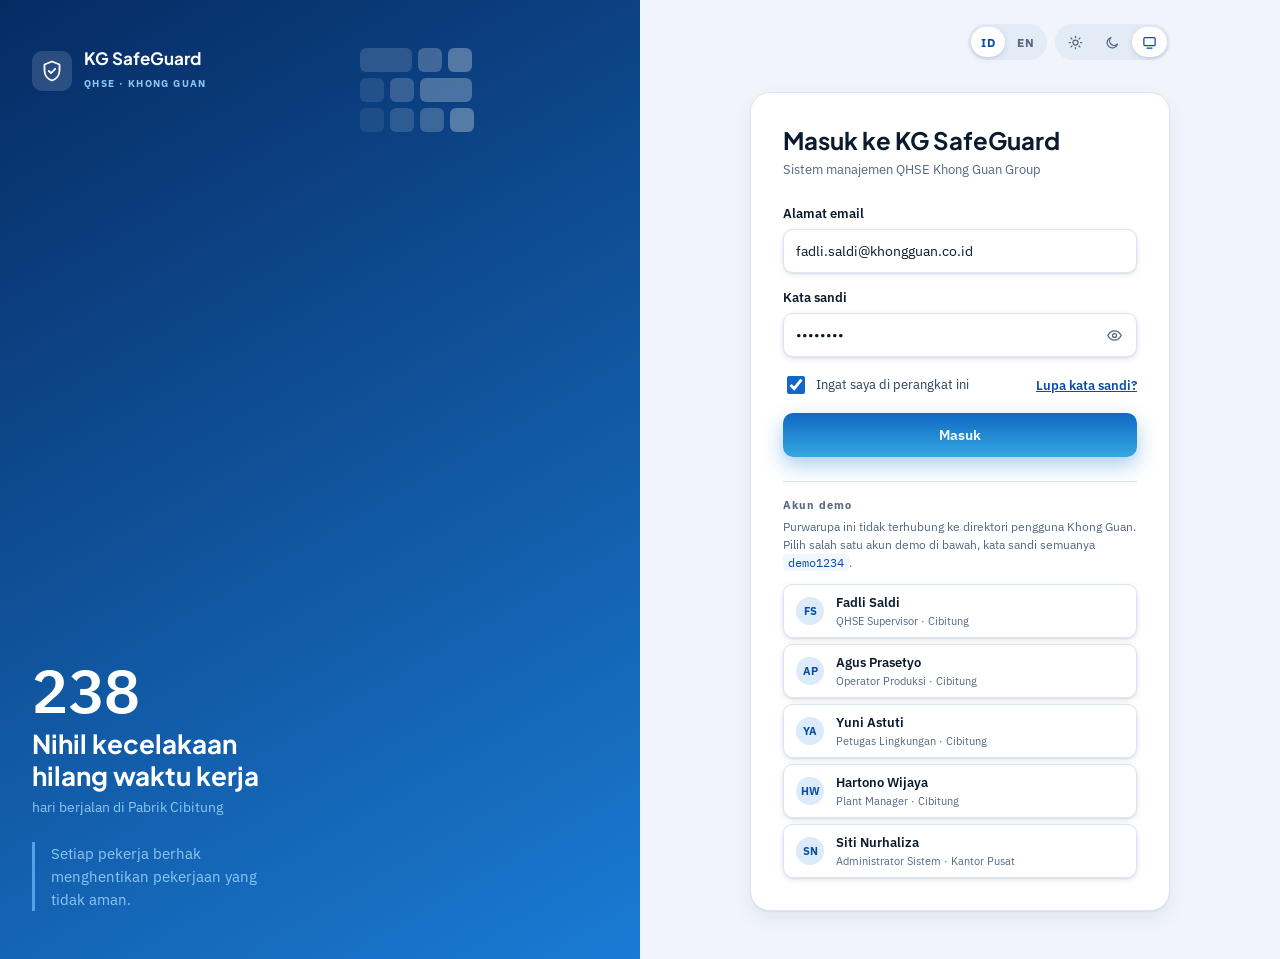
<file: index.html>
<!doctype html>
<html lang="id">
<head>
<meta charset="utf-8">
<meta name="viewport" content="width=device-width, initial-scale=1, viewport-fit=cover">
<title>KG SafeGuard — Purwarupa QHSE Khong Guan Group</title>
<meta name="description" content="Purwarupa aplikasi QHSE Khong Guan Group: dua puluh satu modul dari pelaporan insiden sampai asisten QHSE.">
<link rel="preconnect" href="https://fonts.googleapis.com">
<link rel="preconnect" href="https://fonts.gstatic.com" crossorigin>
<link rel="stylesheet" href="https://fonts.googleapis.com/css2?family=Plus+Jakarta+Sans:wght@600;700;800&family=IBM+Plex+Sans:wght@400;500;600;700&family=IBM+Plex+Mono:wght@500;600&display=swap">
<!-- Penanda ?v= dinaikkan setiap kali berkas ini berubah. Peladen melayani
     berkas statis dengan masa simpan panjang, jadi tanpa penanda yang berubah
     peramban yang pernah membuka aplikasi ini akan terus memakai salinan lama
     sampai masa simpannya habis — termasuk daftar modul pada bilah sisi. -->
<link rel="stylesheet" href="assets/tokens.css?v=10">
<link rel="stylesheet" href="assets/app.css?v=10">
<link rel="icon" href="assets/img/mark.svg">
<script>
  /* Tema dipasang sebelum halaman digambar supaya tidak ada kedipan putih. */
  try {
    var kgt = localStorage.getItem('kg-theme');
    if (kgt === 'dark' || kgt === 'light') document.documentElement.setAttribute('data-theme', kgt);
  } catch (e) {}
</script>
</head>
<body>

<!-- ───────────────────────── Layar masuk ───────────────────────── -->
<div id="login" class="login" hidden>
  <div class="login-brandside">
    <div class="login-brandtop">
      <span class="brand-mark">
        <svg width="24" height="24" viewBox="0 0 24 24" fill="none" stroke="currentColor"
             stroke-width="1.8" stroke-linecap="round" stroke-linejoin="round" aria-hidden="true">
          <path d="M12 2.5 4.5 5.5v6c0 4.6 3.1 8.6 7.5 10 4.4-1.4 7.5-5.4 7.5-10v-6L12 2.5Z"/>
          <path d="m8.8 12 2.2 2.2 4.2-4.4"/>
        </svg>
      </span>
      <span>
        <span class="brand-name">KG SafeGuard</span><br>
        <span class="brand-tag">QHSE · KHONG GUAN</span>
      </span>
    </div>

    <div class="login-claim">
      <div class="login-metric">238</div>
      <h2>Nihil kecelakaan hilang waktu kerja</h2>
      <p>hari berjalan di Pabrik Cibitung</p>
      <blockquote>Setiap pekerja berhak menghentikan pekerjaan yang tidak aman.</blockquote>
    </div>

    <svg class="login-pattern" viewBox="0 0 320 140" aria-hidden="true" preserveAspectRatio="none">
      <g fill="currentColor">
        <rect x="0"   y="0"  width="52" height="24" rx="6" opacity=".14"/>
        <rect x="58"  y="0"  width="24" height="24" rx="6" opacity=".22"/>
        <rect x="88"  y="0"  width="24" height="24" rx="6" opacity=".30"/>
        <rect x="0"   y="30" width="24" height="24" rx="6" opacity=".10"/>
        <rect x="30"  y="30" width="24" height="24" rx="6" opacity=".18"/>
        <rect x="60"  y="30" width="52" height="24" rx="6" opacity=".26"/>
        <rect x="0"   y="60" width="24" height="24" rx="6" opacity=".08"/>
        <rect x="30"  y="60" width="24" height="24" rx="6" opacity=".14"/>
        <rect x="60"  y="60" width="24" height="24" rx="6" opacity=".20"/>
        <rect x="90"  y="60" width="24" height="24" rx="6" opacity=".30"/>
      </g>
    </svg>
  </div>

  <div class="login-formside">
    <div class="login-prefs">
      <div class="switch" role="group" aria-label="Bahasa">
        <button type="button" data-lang="id">ID</button>
        <button type="button" data-lang="en">EN</button>
      </div>
      <div class="switch" role="group" aria-label="Tema">
        <button type="button" data-theme-set="light" title="Terang">
          <svg width="15" height="15" viewBox="0 0 24 24" fill="none" stroke="currentColor" stroke-width="2"
               stroke-linecap="round"><circle cx="12" cy="12" r="4"/><path d="M12 2v2M12 20v2M4.9 4.9l1.4 1.4M17.7 17.7l1.4 1.4M2 12h2M20 12h2M4.9 19.1l1.4-1.4M17.7 6.3l1.4-1.4"/></svg>
        </button>
        <button type="button" data-theme-set="dark" title="Gelap">
          <svg width="15" height="15" viewBox="0 0 24 24" fill="none" stroke="currentColor" stroke-width="2"
               stroke-linecap="round" stroke-linejoin="round"><path d="M20 14.5A8.5 8.5 0 1 1 9.5 4a6.8 6.8 0 0 0 10.5 10.5Z"/></svg>
        </button>
        <button type="button" data-theme-set="system" title="Sistem">
          <svg width="15" height="15" viewBox="0 0 24 24" fill="none" stroke="currentColor" stroke-width="2"
               stroke-linecap="round" stroke-linejoin="round"><rect x="3" y="4" width="18" height="13" rx="2"/><path d="M8 21h8"/></svg>
        </button>
      </div>
    </div>

    <form class="login-card" id="login-form" novalidate>
      <h1>Masuk ke KG SafeGuard</h1>
      <p class="login-sub">Sistem manajemen QHSE Khong Guan Group</p>

      <div class="field">
        <label for="login-email">Alamat email</label>
        <input id="login-email" name="email" type="email" autocomplete="username"
               placeholder="nama@khongguan.co.id" value="fadli.saldi@khongguan.co.id">
      </div>

      <div class="field">
        <label for="login-pass">Kata sandi</label>
        <div class="pass-wrap">
          <input id="login-pass" name="password" type="password" autocomplete="current-password"
                 placeholder="••••••••" value="demo1234">
          <button type="button" id="pass-toggle" class="pass-eye" aria-label="Tampilkan kata sandi">
            <svg width="17" height="17" viewBox="0 0 24 24" fill="none" stroke="currentColor" stroke-width="1.8"
                 stroke-linecap="round" stroke-linejoin="round"><path d="M2.5 12S6 5.5 12 5.5 21.5 12 21.5 12 18 18.5 12 18.5 2.5 12 2.5 12Z"/><circle cx="12" cy="12" r="2.8"/></svg>
          </button>
        </div>
      </div>

      <div class="login-row">
        <label class="check">
          <input type="checkbox" id="login-remember" checked>
          <span>Ingat saya di perangkat ini</span>
        </label>
        <button type="button" class="linkish" data-act="lupa-sandi">Lupa kata sandi?</button>
      </div>

      <div id="login-error" class="login-error" hidden></div>

      <button type="submit" class="btn btn--hero login-submit">Masuk</button>

      <div class="login-demo">
        <div class="label-caps">Akun demo</div>
        <p>Purwarupa ini tidak terhubung ke direktori pengguna Khong Guan. Pilih salah satu akun demo di bawah, kata sandi semuanya <code>demo1234</code>.</p>
        <div id="login-accounts" class="demo-list"></div>
      </div>
    </form>
  </div>
</div>

<!-- ───────────────────────── Aplikasi ───────────────────────── -->
<div id="app" class="shell" hidden>
  <nav class="sidebar" aria-label="Modul QHSE">
    <div class="brand">
      <span class="brand-mark">
        <svg width="22" height="22" viewBox="0 0 24 24" fill="none" stroke="currentColor"
             stroke-width="1.8" stroke-linecap="round" stroke-linejoin="round" aria-hidden="true">
          <path d="M12 2.5 4.5 5.5v6c0 4.6 3.1 8.6 7.5 10 4.4-1.4 7.5-5.4 7.5-10v-6L12 2.5Z"/>
          <path d="m8.8 12 2.2 2.2 4.2-4.4"/>
        </svg>
      </span>
      <span>
        <span class="brand-name">KG SafeGuard</span><br>
        <span class="brand-tag">QHSE · KHONG GUAN</span>
      </span>
    </div>

    <div id="nav"></div>

    <div class="sidebar-prefs">
      <div class="switch switch--onbrand" role="group" aria-label="Bahasa">
        <button type="button" data-lang="id">ID</button>
        <button type="button" data-lang="en">EN</button>
      </div>
      <div class="switch switch--onbrand" role="group" aria-label="Tema">
        <button type="button" data-theme-set="light" title="Terang">
          <svg width="15" height="15" viewBox="0 0 24 24" fill="none" stroke="currentColor" stroke-width="2"
               stroke-linecap="round"><circle cx="12" cy="12" r="4"/><path d="M12 2v2M12 20v2M4.9 4.9l1.4 1.4M17.7 17.7l1.4 1.4M2 12h2M20 12h2M4.9 19.1l1.4-1.4M17.7 6.3l1.4-1.4"/></svg>
        </button>
        <button type="button" data-theme-set="dark" title="Gelap">
          <svg width="15" height="15" viewBox="0 0 24 24" fill="none" stroke="currentColor" stroke-width="2"
               stroke-linecap="round" stroke-linejoin="round"><path d="M20 14.5A8.5 8.5 0 1 1 9.5 4a6.8 6.8 0 0 0 10.5 10.5Z"/></svg>
        </button>
        <button type="button" data-theme-set="system" title="Sistem">
          <svg width="15" height="15" viewBox="0 0 24 24" fill="none" stroke="currentColor" stroke-width="2"
               stroke-linecap="round" stroke-linejoin="round"><rect x="3" y="4" width="18" height="13" rx="2"/><path d="M8 21h8"/></svg>
        </button>
      </div>
    </div>

    <div class="sidebar-user">
      <span class="avatar" id="user-initials">FS</span>
      <span class="sidebar-user-text">
        <span class="user-name" id="user-name">Fadli Saldi</span><br>
        <span class="user-role" id="user-role">QHSE Supervisor · Cibitung</span>
      </span>
      <button type="button" class="logout" id="logout-btn" aria-label="Keluar" title="Keluar">
        <svg width="17" height="17" viewBox="0 0 24 24" fill="none" stroke="currentColor" stroke-width="1.8"
             stroke-linecap="round" stroke-linejoin="round"><path d="M14 4h4a2 2 0 0 1 2 2v12a2 2 0 0 1-2 2h-4"/><path d="M10 17l-5-5 5-5"/><path d="M5 12h9"/></svg>
      </button>
    </div>
  </nav>

  <div class="main">
    <div class="topbar-mobile">
      <button id="menu-btn" class="icon-btn" aria-label="Buka menu modul"
              style="background:rgba(255,255,255,.16);color:inherit">
        <svg width="18" height="18" viewBox="0 0 24 24" fill="none" stroke="currentColor"
             stroke-width="1.75" stroke-linecap="round"><path d="M4 7h16M4 12h16M4 17h16"/></svg>
      </button>
      <span class="t" id="mobile-title">Dashboard &amp; Laporan</span>
    </div>
    <main id="view"></main>
  </div>
</div>

<button class="fab" data-act="lapor-bahaya" aria-label="Lapor bahaya cepat" hidden>
  <svg width="26" height="26" viewBox="0 0 24 24" fill="none" stroke="currentColor"
       stroke-width="2" stroke-linecap="round" stroke-linejoin="round" aria-hidden="true">
    <path d="M12 3 2.5 20h19L12 3Z"/><path d="M12 10v4"/><path d="M12 17h.01"/>
  </svg>
</button>

<div id="modal-host" hidden></div>

<!-- Konfigurasi penyebaran: alamat API dan penanda versi. Kosong berarti mode
     peragaan dengan data contoh, persis seperti purwarupa. Diisi alamat API
     berarti aplikasi membaca dari peladen — tanpa satu baris pun berubah di
     app.js, app.css, atau tokens.css. -->
<script src="assets/konfigurasi.js?v=10"></script>
<script src="assets/i18n.js?v=10"></script>
<script src="assets/data.js?v=10"></script>
<script src="assets/lapangan.js?v=10"></script>
<script src="assets/ai.js?v=10"></script>
<script src="assets/sumber.js?v=10"></script>
</body>
</html>
</file>
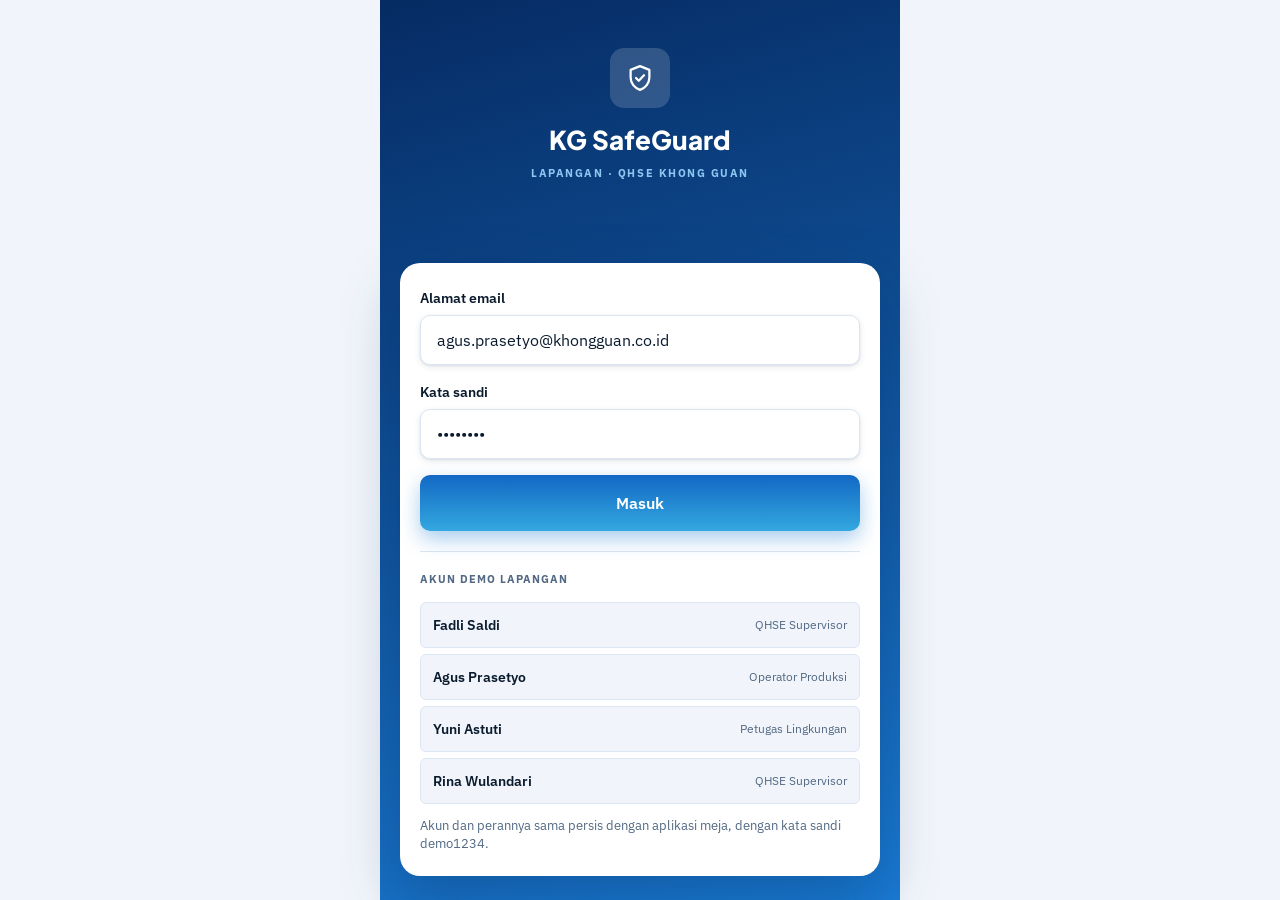
<file: m/index.html>
<!doctype html>
<html lang="id">
<head>
<meta charset="utf-8">
<meta name="viewport" content="width=device-width, initial-scale=1, viewport-fit=cover, maximum-scale=5">
<title>KG SafeGuard Lapangan</title>
<meta name="description" content="Aplikasi lapangan QHSE Khong Guan: lapor bahaya, insiden, checklist, dan observasi langsung dari lokasi kerja — tetap jalan tanpa sinyal.">
<meta name="theme-color" content="#062b63" media="(prefers-color-scheme: light)">
<meta name="theme-color" content="#0a1626" media="(prefers-color-scheme: dark)">
<meta name="mobile-web-app-capable" content="yes">
<meta name="apple-mobile-web-app-capable" content="yes">
<meta name="apple-mobile-web-app-status-bar-style" content="black-translucent">
<meta name="apple-mobile-web-app-title" content="KG Lapangan">
<link rel="manifest" href="manifest.webmanifest">
<link rel="icon" href="icon-192.png">
<link rel="apple-touch-icon" href="icon-192.png">
<link rel="preconnect" href="https://fonts.googleapis.com">
<link rel="preconnect" href="https://fonts.gstatic.com" crossorigin>
<link rel="stylesheet" href="https://fonts.googleapis.com/css2?family=Plus+Jakarta+Sans:wght@600;700;800&family=IBM+Plex+Sans:wght@400;500;600;700&family=IBM+Plex+Mono:wght@500;600&display=swap">
<!-- Penanda ?v= dinaikkan setiap kali salah satu berkas ini berubah.
     Halaman ini sendiri selalu diambil dari jaringan lebih dulu oleh pekerja
     layanan, sedangkan berkas pendukungnya diambil dari simpanan lebih dulu.
     Tanpa penanda yang berubah, perangkat yang sudah membuka aplikasi tetap
     memakai salinan lama meski versinya sudah tayang di server — dan pengguna
     tidak punya cara untuk tahu, apalagi memperbaikinya sendiri. -->
<link rel="stylesheet" href="../assets/tokens.css?v=10">
<link rel="stylesheet" href="app.css?v=10">
<script>
  /* Tema dipasang sebelum halaman digambar supaya tidak ada kedipan putih di lapangan,
     dan dibaca dari kunci yang sama dengan aplikasi meja. */
  try {
    var t = localStorage.getItem('kg-theme');
    if (t === 'dark' || t === 'light') document.documentElement.setAttribute('data-theme', t);
  } catch (e) {}
</script>
</head>
<body>

<!-- ───────────────────────── Masuk ───────────────────────── -->
<div id="masuk" class="masuk" hidden>
  <div class="masuk-merek">
    <span class="merek-lambang">
      <svg width="30" height="30" viewBox="0 0 24 24" fill="none" stroke="currentColor"
           stroke-width="1.8" stroke-linecap="round" stroke-linejoin="round" aria-hidden="true">
        <path d="M12 2.5 4.5 5.5v6c0 4.6 3.1 8.6 7.5 10 4.4-1.4 7.5-5.4 7.5-10v-6L12 2.5Z"/>
        <path d="m8.8 12 2.2 2.2 4.2-4.4"/>
      </svg>
    </span>
    <h1>KG SafeGuard</h1>
    <p class="merek-tag">LAPANGAN · QHSE KHONG GUAN</p>
  </div>

  <form class="masuk-kartu" id="form-masuk" novalidate>
    <div class="f">
      <label for="m-email">Alamat email</label>
      <input id="m-email" type="email" inputmode="email" autocomplete="username"
             placeholder="nama@khongguan.co.id" value="agus.prasetyo@khongguan.co.id">
    </div>
    <div class="f">
      <label for="m-sandi">Kata sandi</label>
      <input id="m-sandi" type="password" autocomplete="current-password" placeholder="••••••••" value="demo1234">
    </div>
    <div id="masuk-galat" class="galat" hidden></div>
    <button type="submit" class="tbl tbl--utama tbl--besar">Masuk</button>
    <div class="masuk-demo">
      <div class="label-kecil">AKUN DEMO LAPANGAN</div>
      <div id="masuk-akun" class="akun-daftar"></div>
      <p>Akun dan perannya sama persis dengan aplikasi meja, dengan kata sandi demo1234.</p>
    </div>
  </form>
</div>

<!-- ───────────────────────── Aplikasi ───────────────────────── -->
<div id="app" hidden>
  <header class="atas">
    <div class="atas-kiri">
      <span class="avatar" id="u-inisial">AP</span>
      <span class="atas-teks">
        <span class="atas-judul" id="layar-judul">Beranda</span>
        <span class="atas-sub" id="u-peran">Operator Produksi · Cibitung</span>
      </span>
    </div>
    <button type="button" id="tbl-sinkron" class="lonceng" aria-label="Status sinkronisasi">
      <svg width="20" height="20" viewBox="0 0 24 24" fill="none" stroke="currentColor"
           stroke-width="1.9" stroke-linecap="round" stroke-linejoin="round" aria-hidden="true">
        <path d="M20 11a8 8 0 0 0-14-5.3L4 8"/><path d="M4 4v4h4"/>
        <path d="M4 13a8 8 0 0 0 14 5.3L20 16"/><path d="M20 20v-4h-4"/>
      </svg>
      <span class="lonceng-angka" id="antre-angka" hidden>0</span>
    </button>
  </header>

  <div id="jalur" class="jalur" hidden></div>

  <main id="layar" class="layar"></main>

  <nav class="bawah" aria-label="Navigasi utama">
    <button type="button" class="tab" data-tab="beranda" aria-current="page">
      <svg viewBox="0 0 24 24" fill="none" stroke="currentColor" stroke-width="1.8" stroke-linecap="round" stroke-linejoin="round" aria-hidden="true"><path d="m3 10.5 9-7 9 7"/><path d="M5.5 9.5V20h13V9.5"/><path d="M9.5 20v-6h5v6"/></svg>
      <span>Beranda</span>
    </button>
    <button type="button" class="tab" data-tab="lapor">
      <svg viewBox="0 0 24 24" fill="none" stroke="currentColor" stroke-width="1.8" stroke-linecap="round" stroke-linejoin="round" aria-hidden="true"><path d="M12 21s-7-4.4-7-10a7 7 0 0 1 14 0c0 5.6-7 10-7 10Z"/><circle cx="12" cy="11" r="2.5"/></svg>
      <span>Lapor</span>
    </button>
    <button type="button" class="tab" data-tab="tugas">
      <svg viewBox="0 0 24 24" fill="none" stroke="currentColor" stroke-width="1.8" stroke-linecap="round" stroke-linejoin="round" aria-hidden="true"><path d="M8 5h11M8 12h11M8 19h11"/><path d="m3 5 1.4 1.4L7 3.8"/><path d="m3 12 1.4 1.4L7 10.8"/><path d="m3 19 1.4 1.4L7 17.8"/></svg>
      <span>Tugas</span>
      <span class="tab-angka" id="tugas-angka" hidden>0</span>
    </button>
    <button type="button" class="tab" data-tab="panduan">
      <svg viewBox="0 0 24 24" fill="none" stroke="currentColor" stroke-width="1.8" stroke-linecap="round" stroke-linejoin="round" aria-hidden="true"><path d="M4 5.5A2.5 2.5 0 0 1 6.5 3H20v15H6.5A2.5 2.5 0 0 0 4 20.5Z"/><path d="M4 20.5A2.5 2.5 0 0 1 6.5 18H20v3H6.5A2.5 2.5 0 0 0 4 20.5Z"/><path d="M8.5 8h7"/></svg>
      <span>Panduan</span>
    </button>
    <button type="button" class="tab" data-tab="saya">
      <svg viewBox="0 0 24 24" fill="none" stroke="currentColor" stroke-width="1.8" stroke-linecap="round" stroke-linejoin="round" aria-hidden="true"><circle cx="12" cy="8" r="3.6"/><path d="M4.5 20c0-4.1 3.4-7.5 7.5-7.5s7.5 3.4 7.5 7.5"/></svg>
      <span>Saya</span>
    </button>
  </nav>
</div>

<div id="lembar" hidden></div>
<div id="roti" class="roti" hidden></div>

<script src="../assets/konfigurasi.js?v=10"></script>
<script src="../assets/i18n.js?v=10"></script>
<script src="../assets/data.js?v=10"></script>
<script src="../assets/lapangan.js?v=10"></script>
<script src="../assets/ai.js?v=10"></script>
<script src="app.js?v=10"></script>
</body>
</html>
</file>
<file: assets/tokens.css>
/* KG SafeGuard — token desain
   Dihasilkan dari design system "Khong Guan QHSE".
   Jangan menulis nilai warna harfiah di app.css; selalu lewat token di sini. */

:root {
  /* Tangga merek */
  --brand-900: #04234f;
  --brand-800: #073a7e;
  --brand-700: #0b4da2;
  --brand-600: #1268c4;
  --brand-500: #1a7bd4;
  --brand-400: #4fa3e6;
  --brand-300: #8cc7f2;
  --brand-100: #dcebfa;
  --brand-050: #f0f7fe;

  /* Gradasi */
  --grad-hero-from: #062b63;
  --grad-hero-to: #1a7bd4;
  --grad-action-from: #1268c4;
  --grad-action-to: #34a8e0;

  /* Merah korporat Khong Guan — lambang & kop dokumen saja */
  --kg-red-600: #c8102e;
  --kg-red-100: #fbe3e7;

  /* Sinyal */
  --signal-critical: #b00d21;
  --signal-critical-bg: #fde8ea;
  --signal-high: #c2540c;
  --signal-high-bg: #fdeee1;
  --signal-medium: #8a6400;
  --signal-medium-bg: #fdf3d9;
  --signal-low: #1c7f5a;
  --signal-low-bg: #e2f4ec;
  --signal-info: #0b4da2;
  --signal-info-bg: #e6f0fc;

  /* Permukaan & tinta */
  --surface-000: #ffffff;
  --surface-100: #f1f5fb;
  --surface-200: #e3ebf6;
  --surface-300: #d2deee;
  --ink-900: #0b1b2e;
  --ink-700: #27405c;
  --ink-500: #526883;
  --ink-400: #6f8399;
  --ink-on-brand: #ffffff;
  --border-100: #dce6f2;
  --border-200: #b9cce4;
  --focus-ring: #1a7bd4;
  --overlay-scrim: rgba(4, 35, 79, 0.65);

  /* Bayangan — kontrol yang dapat ditekan selalu melayang */
  --shadow-float-sm: 0 1px 2px rgba(4, 35, 79, .08), 0 2px 6px rgba(4, 35, 79, .10);
  --shadow-float-md: 0 2px 4px rgba(4, 35, 79, .10), 0 6px 14px rgba(4, 35, 79, .14);
  --shadow-float-lg: 0 6px 12px rgba(4, 35, 79, .12), 0 14px 28px rgba(4, 35, 79, .18);
  --shadow-press: inset 0 2px 4px rgba(4, 35, 79, .22);
  --shadow-brand-glow: 0 8px 20px rgba(26, 123, 212, .38);
  --shadow-card: 0 1px 2px rgba(4, 35, 79, .06), 0 8px 20px rgba(4, 35, 79, .07);
  --shadow-modal: 0 24px 60px rgba(4, 35, 79, .28);

  /* Jarak, sudut, opasitas */
  --space-1: 4px;  --space-2: 8px;  --space-3: 12px; --space-4: 16px; --space-5: 20px;
  --space-6: 24px; --space-7: 32px; --space-8: 48px; --space-9: 64px;
  --radius-xs: 4px; --radius-sm: 6px; --radius-md: 10px;
  --radius-lg: 14px; --radius-xl: 20px; --radius-pill: 999px;
  --opacity-disabled: .45;
  --opacity-chart-fill: .18;

  /* Huruf */
  --font-display: "Plus Jakarta Sans", "Segoe UI", system-ui, sans-serif;
  --font-body: "IBM Plex Sans", "Segoe UI", system-ui, sans-serif;
  --font-mono: "IBM Plex Mono", ui-monospace, "Courier New", monospace;

  color-scheme: light dark;
}

@media (prefers-color-scheme: dark) {
  :root:not([data-theme="light"]) {
    --brand-900: #0a2f63; --brand-800: #0c4a92; --brand-700: #1565b8; --brand-600: #2b82d6;
    --brand-500: #4a9be4; --brand-400: #74baee; --brand-300: #a6d6f7;
    --brand-100: #14324d; --brand-050: #0f2537;
    --grad-hero-from: #041b3f; --grad-hero-to: #0b4da2;
    --grad-action-from: #1565b8; --grad-action-to: #2f97ce;
    --kg-red-600: #e23b4f; --kg-red-100: #3a1119;
    --signal-critical: #ff7a85; --signal-critical-bg: #3b1216;
    --signal-high: #ffa057;    --signal-high-bg: #3c2210;
    --signal-medium: #f2c14e;  --signal-medium-bg: #3a2f0f;
    --signal-low: #52c99a;     --signal-low-bg: #0f3126;
    --signal-info: #74baee;    --signal-info-bg: #12283f;
    --surface-000: #0b1724; --surface-100: #071220; --surface-200: #12212f; --surface-300: #1b2d3e;
    --ink-900: #eaf2fb; --ink-700: #c3d6e8; --ink-500: #93a9c0; --ink-400: #7a90a8;
    --ink-on-brand: #f2f8ff;
    --border-100: #1d2e3f; --border-200: #2f4762; --focus-ring: #74baee;
    --overlay-scrim: rgba(0, 6, 12, .78);
    --shadow-float-sm: 0 1px 2px rgba(0,0,0,.5), 0 2px 6px rgba(0,0,0,.42);
    --shadow-float-md: 0 2px 4px rgba(0,0,0,.5), 0 6px 14px rgba(0,0,0,.5);
    --shadow-float-lg: 0 6px 12px rgba(0,0,0,.55), 0 14px 28px rgba(0,0,0,.55);
    --shadow-press: inset 0 2px 4px rgba(0,0,0,.6);
    --shadow-brand-glow: 0 8px 20px rgba(26,123,212,.45);
    --shadow-card: 0 1px 2px rgba(0,0,0,.5), 0 8px 20px rgba(0,0,0,.38);
    --shadow-modal: 0 24px 60px rgba(0,0,0,.66);
  }
}

:root[data-theme="dark"] {
  --brand-900: #0a2f63; --brand-800: #0c4a92; --brand-700: #1565b8; --brand-600: #2b82d6;
  --brand-500: #4a9be4; --brand-400: #74baee; --brand-300: #a6d6f7;
  --brand-100: #14324d; --brand-050: #0f2537;
  --grad-hero-from: #041b3f; --grad-hero-to: #0b4da2;
  --grad-action-from: #1565b8; --grad-action-to: #2f97ce;
  --kg-red-600: #e23b4f; --kg-red-100: #3a1119;
  --signal-critical: #ff7a85; --signal-critical-bg: #3b1216;
  --signal-high: #ffa057;    --signal-high-bg: #3c2210;
  --signal-medium: #f2c14e;  --signal-medium-bg: #3a2f0f;
  --signal-low: #52c99a;     --signal-low-bg: #0f3126;
  --signal-info: #74baee;    --signal-info-bg: #12283f;
  --surface-000: #0b1724; --surface-100: #071220; --surface-200: #12212f; --surface-300: #1b2d3e;
  --ink-900: #eaf2fb; --ink-700: #c3d6e8; --ink-500: #93a9c0; --ink-400: #7a90a8;
  --ink-on-brand: #f2f8ff;
  --border-100: #1d2e3f; --border-200: #2f4762; --focus-ring: #74baee;
  --overlay-scrim: rgba(0, 6, 12, .78);
  --shadow-float-sm: 0 1px 2px rgba(0,0,0,.5), 0 2px 6px rgba(0,0,0,.42);
  --shadow-float-md: 0 2px 4px rgba(0,0,0,.5), 0 6px 14px rgba(0,0,0,.5);
  --shadow-float-lg: 0 6px 12px rgba(0,0,0,.55), 0 14px 28px rgba(0,0,0,.55);
  --shadow-press: inset 0 2px 4px rgba(0,0,0,.6);
  --shadow-brand-glow: 0 8px 20px rgba(26,123,212,.45);
  --shadow-card: 0 1px 2px rgba(0,0,0,.5), 0 8px 20px rgba(0,0,0,.38);
  --shadow-modal: 0 24px 60px rgba(0,0,0,.66);
}
</file>
<file: assets/app.css>
/* KG SafeGuard — komponen antarmuka. Semua warna lewat token di tokens.css. */

*, *::before, *::after { box-sizing: border-box; }

html, body { height: 100%; }
body {
  margin: 0;
  background: var(--surface-100);
  color: var(--ink-700);
  font-family: var(--font-body);
  font-size: 14px;
  line-height: 22px;
  -webkit-font-smoothing: antialiased;
}
img { max-width: 100%; }
[hidden] { display: none !important; }

:focus-visible { outline: 2px solid var(--focus-ring); outline-offset: 2px; }

/* ───────────────────────── Kerangka ───────────────────────── */

.shell { display: grid; grid-template-columns: 268px 1fr; min-height: 100%; }

.sidebar {
  background: linear-gradient(160deg, var(--grad-hero-from), var(--grad-hero-to));
  padding: var(--space-5) var(--space-3) var(--space-4);
  display: flex; flex-direction: column; gap: 2px;
  position: sticky; top: 0; height: 100vh; overflow-y: auto;
}
.brand { display: flex; align-items: center; gap: var(--space-3); padding: 0 var(--space-3) var(--space-5); }
.brand-mark {
  width: 40px; height: 40px; border-radius: var(--radius-md); flex: none;
  background: rgba(255,255,255,.14); display: flex; align-items: center; justify-content: center;
  color: var(--ink-on-brand);
}
.brand-name { font-family: var(--font-display); font-size: 17px; font-weight: 700; line-height: 20px; color: var(--ink-on-brand); }
.brand-tag { font-size: 10px; font-weight: 700; letter-spacing: .14em; line-height: 14px; color: var(--brand-300); }

.nav-group { font-size: 10px; font-weight: 700; letter-spacing: .12em; color: var(--brand-400);
             padding: var(--space-4) var(--space-3) var(--space-1); }
.nav-item {
  display: flex; align-items: center; gap: var(--space-3); padding: 10px var(--space-3);
  border-radius: var(--radius-md); color: var(--brand-300); font-size: 13.5px; font-weight: 500;
  line-height: 18px; text-decoration: none; cursor: pointer; border: 0; background: none;
  font-family: var(--font-body); width: 100%; text-align: left;
}
.nav-item:hover { background: rgba(255,255,255,.09); color: var(--ink-on-brand); }
.nav-item[aria-current="page"] {
  background: var(--ink-on-brand); color: var(--brand-700); font-weight: 600; box-shadow: var(--shadow-float-md);
}
.nav-item svg { flex: none; }
.nav-count {
  margin-left: auto; font-family: var(--font-mono); font-size: 11px; font-weight: 600;
  color: #fff; background: var(--signal-critical); border-radius: var(--radius-pill); padding: 1px 7px;
}
.nav-item[aria-current="page"] .nav-count { color: #fff; }

.sidebar-user {
  margin-top: auto; border-top: 1px solid rgba(255,255,255,.16);
  padding: var(--space-4) var(--space-3) 0; display: flex; align-items: center; gap: var(--space-3);
}
.avatar {
  width: 34px; height: 34px; border-radius: var(--radius-pill); flex: none;
  background: var(--brand-400); color: var(--brand-900);
  display: flex; align-items: center; justify-content: center; font-weight: 700; font-size: 13px;
}
.user-name { font-size: 13px; font-weight: 600; line-height: 17px; color: var(--ink-on-brand); }
.user-role { font-size: 11px; line-height: 15px; color: var(--brand-300); }

.main { min-width: 0; display: flex; flex-direction: column; }

/* ───────────────────────── Hero ───────────────────────── */

.hero {
  background: linear-gradient(135deg, var(--grad-hero-from), var(--grad-hero-to));
  color: var(--ink-on-brand); padding: var(--space-7) var(--space-7) var(--space-8);
  border-bottom-left-radius: var(--radius-xl); border-bottom-right-radius: var(--radius-xl);
}
.hero-row { display: flex; align-items: flex-end; justify-content: space-between; gap: var(--space-6); flex-wrap: wrap; }
.hero-eyebrow { font-size: 11px; font-weight: 700; letter-spacing: .12em; color: var(--brand-300); }
.hero h1 { font-family: var(--font-display); font-size: 32px; line-height: 38px; font-weight: 700;
           letter-spacing: -.015em; margin: var(--space-1) 0 var(--space-2); text-wrap: balance; }
.hero p { margin: 0; color: var(--brand-300); font-size: 14px; max-width: 62ch; }
.hero-metric { text-align: right; }
.hero-metric .num { font-family: var(--font-mono); font-size: 38px; line-height: 42px; font-weight: 600;
                    font-variant-numeric: tabular-nums; }
.hero-metric .lbl { font-size: 11px; font-weight: 700; letter-spacing: .09em; color: var(--brand-300); }

.page { padding: 0 var(--space-7) var(--space-9); margin-top: calc(var(--space-6) * -1); }
.section { margin-top: var(--space-7); }
.section-head { display: flex; align-items: baseline; justify-content: space-between;
                gap: var(--space-4); margin-bottom: var(--space-4); flex-wrap: wrap; }
.section-head h2 { font-size: 20px; line-height: 26px; font-weight: 600; color: var(--ink-900); margin: 0; }
.section-head .sub { font-size: 13px; color: var(--ink-500); }

/* ───────────────────────── Tombol ───────────────────────── */

.btn {
  display: inline-flex; align-items: center; justify-content: center; gap: var(--space-2);
  border: 0; cursor: pointer; font-family: var(--font-body); font-size: 14px; font-weight: 600;
  line-height: 20px; padding: 11px 18px; border-radius: var(--radius-md); min-height: 44px;
  transition: box-shadow .16s ease, transform .16s ease;
}
.btn:active { box-shadow: var(--shadow-press); transform: translateY(1px); }
.btn--hero { background: linear-gradient(180deg, var(--grad-action-from), var(--grad-action-to));
             color: var(--ink-on-brand); box-shadow: var(--shadow-brand-glow); }
.btn--primary { background: linear-gradient(180deg, var(--grad-action-from), var(--grad-action-to));
                color: var(--ink-on-brand); box-shadow: var(--shadow-float-md); }
.btn--primary:hover, .btn--hero:hover { box-shadow: var(--shadow-float-lg); }
.btn--secondary { background: var(--surface-000); color: var(--brand-700);
                  border: 1px solid var(--border-200); box-shadow: var(--shadow-float-sm); }
.btn--secondary:hover { box-shadow: var(--shadow-float-md); }
.btn--ghost { background: transparent; color: var(--brand-700); padding: 11px 12px; }
.btn--ghost:hover { background: var(--brand-050); }
.btn--danger { background: var(--signal-critical); color: #fff; box-shadow: var(--shadow-float-md); }
.btn--sm { font-size: 13px; padding: 7px 14px; min-height: 36px; }
.btn[disabled] { opacity: var(--opacity-disabled); box-shadow: none; cursor: not-allowed; transform: none; }
.btn--onhero { background: rgba(255,255,255,.14); color: var(--ink-on-brand); box-shadow: var(--shadow-float-md); }
.btn--onhero:hover { background: rgba(255,255,255,.22); }

.fab {
  position: fixed; right: var(--space-6); bottom: calc(var(--space-6) + env(safe-area-inset-bottom, 0px));
  width: 58px; height: 58px; border-radius: var(--radius-pill); border: 0; cursor: pointer; z-index: 40;
  background: linear-gradient(180deg, var(--grad-action-from), var(--grad-action-to));
  color: var(--ink-on-brand); box-shadow: var(--shadow-brand-glow);
  display: none; align-items: center; justify-content: center;
}

/* ───────────────────────── Kartu ───────────────────────── */

.card {
  background: var(--surface-000); border: 1px solid var(--border-100);
  border-radius: var(--radius-lg); box-shadow: var(--shadow-card); padding: var(--space-5);
}
.card h3 { font-size: 17px; line-height: 24px; font-weight: 600; color: var(--ink-900); margin: 0 0 var(--space-1); }
.card .card-sub { font-size: 12px; line-height: 16px; color: var(--ink-500); margin-bottom: var(--space-4); }

.grid { display: grid; gap: var(--space-4); }
.grid--4 { grid-template-columns: repeat(4, minmax(0, 1fr)); }
.grid--3 { grid-template-columns: repeat(3, minmax(0, 1fr)); }
.grid--2 { grid-template-columns: repeat(2, minmax(0, 1fr)); }

/* Ubin KPI */
.tile { display: flex; flex-direction: column; gap: var(--space-2); }
.tile-head { display: flex; align-items: flex-start; justify-content: space-between; gap: var(--space-2); }
.tile-icon { width: 32px; height: 32px; border-radius: var(--radius-sm); background: var(--brand-100);
             color: var(--brand-700); display: flex; align-items: center; justify-content: center; flex: none; }
.tile-num { font-family: var(--font-mono); font-size: 26px; line-height: 30px; font-weight: 600;
            color: var(--ink-900); font-variant-numeric: tabular-nums; }
.tile-num.big { font-size: 34px; line-height: 38px; }
.tile-unit { font-family: var(--font-mono); font-size: 11px; font-weight: 500; color: var(--ink-500); margin-left: 4px; }
.tile-trend { display: inline-flex; align-items: center; gap: 4px; font-size: 12px; line-height: 16px; font-weight: 600; }
.tile-trend.good { color: var(--signal-low); }
.tile-trend.bad { color: var(--signal-critical); }
.tile-trend.flat { color: var(--ink-500); }
.tile-note { font-size: 12px; line-height: 16px; color: var(--ink-500);
             border-top: 1px solid var(--border-100); padding-top: var(--space-2); margin-top: auto; }

.label-caps { font-size: 11px; line-height: 14px; font-weight: 700; letter-spacing: .09em; color: var(--ink-500); }

/* ───────────────────────── Chip ───────────────────────── */

.chip {
  display: inline-flex; align-items: center; gap: var(--space-1); padding: 4px 9px;
  border-radius: var(--radius-sm); font-size: 11px; line-height: 14px; font-weight: 700;
  letter-spacing: .04em; border-left: 3px solid currentColor; white-space: nowrap;
}
.chip--critical { background: var(--signal-critical-bg); color: var(--signal-critical); }
.chip--high     { background: var(--signal-high-bg);     color: var(--signal-high); }
.chip--medium   { background: var(--signal-medium-bg);   color: var(--signal-medium); }
.chip--low      { background: var(--signal-low-bg);      color: var(--signal-low); }
.chip--info     { background: var(--signal-info-bg);     color: var(--signal-info); }
.chip--neutral  { background: var(--surface-200); color: var(--ink-700); border-left-color: var(--ink-400); }
.chip .dot { width: 6px; height: 6px; border-radius: var(--radius-pill); background: currentColor; }

/* ───────────────────────── Tabel ───────────────────────── */

.panel { background: var(--surface-000); border: 1px solid var(--border-100);
         border-radius: var(--radius-lg); box-shadow: var(--shadow-card); overflow: hidden; }
.panel-bar { display: flex; flex-wrap: wrap; gap: var(--space-2); align-items: center;
             padding: var(--space-4) var(--space-5); border-bottom: 1px solid var(--border-100); }
.panel-bar h2 { font-size: 17px; line-height: 24px; font-weight: 600; color: var(--ink-900); margin: 0 auto 0 0; }
.pill {
  font-family: var(--font-body); font-size: 13px; font-weight: 600; color: var(--brand-700);
  background: var(--surface-000); border: 1px solid var(--border-200); border-radius: var(--radius-pill);
  padding: 7px 14px; box-shadow: var(--shadow-float-sm); cursor: pointer; min-height: 36px;
}
.pill[aria-pressed="true"] { background: var(--brand-100); border-color: var(--brand-400); }

.table-wrap { overflow-x: auto; }
table { border-collapse: collapse; width: 100%; min-width: 760px; }
th { text-align: left; font-size: 11px; line-height: 14px; font-weight: 700; letter-spacing: .09em;
     color: var(--ink-500); background: var(--surface-200); padding: 10px var(--space-4); white-space: nowrap; }
td { padding: 12px var(--space-4); border-bottom: 1px solid var(--border-100);
     font-size: 14px; line-height: 20px; color: var(--ink-700); vertical-align: middle; }
tbody tr:last-child td { border-bottom: 0; }
tbody tr { cursor: pointer; }
tbody tr:hover td { background: var(--brand-050); }
tr.is-overdue td:first-child { box-shadow: inset 3px 0 0 var(--signal-critical); }
.mono { font-family: var(--font-mono); font-size: 13px; font-weight: 500; font-variant-numeric: tabular-nums; }
td.mono { white-space: nowrap; }
.mono--id { color: var(--brand-700); }
.mono--muted { color: var(--ink-500); }
.empty { padding: var(--space-8) var(--space-5); text-align: center; color: var(--ink-500); font-size: 14px; }

/* ───────────────────────── Daftar aktivitas ───────────────────────── */

.feed { display: flex; flex-direction: column; }
.feed-item { display: flex; gap: var(--space-3); padding: var(--space-3) 0;
             border-bottom: 1px solid var(--border-100); }
.feed-item:last-child { border-bottom: 0; padding-bottom: 0; }
.feed-icon { width: 30px; height: 30px; border-radius: var(--radius-sm); flex: none;
             display: flex; align-items: center; justify-content: center; }
.feed-title { display: block; font-size: 14px; font-weight: 600; color: var(--ink-900); line-height: 20px; }
.feed-meta { display: block; font-size: 12px; line-height: 17px; color: var(--ink-500); }
.feed-item > span:nth-child(2) { min-width: 0; }
.feed-when { margin-left: auto; font-family: var(--font-mono); font-size: 11px;
             color: var(--ink-500); white-space: nowrap; }

/* ───────────────────────── Progress ───────────────────────── */

.bar { height: 8px; border-radius: var(--radius-pill); background: var(--surface-300); overflow: hidden; }
.bar > span { display: block; height: 100%; border-radius: var(--radius-pill); background: var(--brand-500); }
.bar--low > span { background: var(--signal-low); }
.bar--medium > span { background: var(--signal-medium); }
.bar--critical > span { background: var(--signal-critical); }

.kv { display: grid; grid-template-columns: auto 1fr; gap: var(--space-2) var(--space-4); }
.kv dt { font-size: 13px; font-weight: 600; color: var(--ink-500); }
.kv dd { margin: 0; font-size: 14px; color: var(--ink-900); }

/* ───────────────────────── Matriks risiko ───────────────────────── */

.matrix { display: grid; grid-template-columns: auto repeat(5, 44px); gap: 3px; }
.matrix .cell { height: 38px; border-radius: var(--radius-sm); display: flex; align-items: center;
                justify-content: center; font-family: var(--font-mono); font-size: 13px; font-weight: 500;
                position: relative; }
.matrix .ax { font-family: var(--font-mono); font-size: 11px; color: var(--ink-500);
              display: flex; align-items: center; justify-content: flex-end; padding-right: 6px; }
.matrix .axb { font-family: var(--font-mono); font-size: 11px; color: var(--ink-500); text-align: center; height: 18px; }
.zone-low { background: var(--signal-low-bg); color: var(--signal-low); }
.zone-medium { background: var(--signal-medium-bg); color: var(--signal-medium); }
.zone-high { background: var(--signal-high-bg); color: var(--signal-high); }
.zone-critical { background: var(--signal-critical-bg); color: var(--signal-critical); }
.matrix .mark { position: absolute; inset: 0; border-radius: var(--radius-sm);
                border: 2.5px solid var(--ink-900); display: flex; align-items: center;
                justify-content: center; font-size: 9px; font-weight: 700; color: var(--ink-900); }
.matrix .mark--after { border-style: dashed; }

/* ───────────────────────── Timeline persetujuan ───────────────────────── */

.timeline { list-style: none; margin: 0; padding: 0; }
.timeline li { display: grid; grid-template-columns: 28px 1fr auto; gap: var(--space-3);
               padding-bottom: var(--space-4); position: relative; }
.timeline li:last-child { padding-bottom: 0; }
.timeline li::before { content: ""; position: absolute; left: 13px; top: 30px; bottom: 0;
                       width: 2px; background: var(--border-200); }
.timeline li:last-child::before { display: none; }
.timeline li.done::before { background: var(--signal-low); }
.timeline .node { width: 28px; height: 28px; border-radius: var(--radius-pill); display: flex;
                  align-items: center; justify-content: center; font-family: var(--font-mono);
                  font-size: 12px; font-weight: 600; z-index: 1; }
.timeline .done .node { background: var(--signal-low); color: #fff; }
.timeline .now .node { background: var(--surface-000); color: var(--signal-high);
                       border: 2.5px solid var(--signal-high); box-shadow: 0 0 0 4px var(--signal-high-bg); }
.timeline .next .node { background: var(--surface-200); color: var(--ink-400); }
.timeline .who { font-size: 14px; line-height: 20px; font-weight: 600; color: var(--ink-900); }
.timeline .next .who { color: var(--ink-400); font-weight: 500; }
.timeline .note { font-size: 13px; line-height: 19px; color: var(--ink-500); }
.timeline .when { font-family: var(--font-mono); font-size: 12px; color: var(--ink-500); white-space: nowrap; }
.timeline .wait { font-family: var(--font-mono); font-size: 12px; color: var(--signal-high); font-weight: 600; }

/* ───────────────────────── Formulir ───────────────────────── */

.field { display: flex; flex-direction: column; gap: 6px; margin-bottom: var(--space-4); }
.field label { font-size: 13px; line-height: 18px; font-weight: 600; color: var(--ink-900); }
.field .req { color: var(--signal-critical); }
.field .hint { font-size: 12px; line-height: 16px; color: var(--ink-500); }
.field input, .field select, .field textarea {
  font-family: var(--font-body); font-size: 14px; line-height: 20px; color: var(--ink-900);
  background: var(--surface-000); border: 1px solid var(--border-100); border-radius: var(--radius-md);
  padding: 11px var(--space-3); box-shadow: var(--shadow-float-sm); min-height: 44px; width: 100%;
}
.field input::placeholder, .field textarea::placeholder { color: var(--ink-400); }
.field input:hover, .field select:hover, .field textarea:hover { border-color: var(--border-200); }
.field input:focus, .field select:focus, .field textarea:focus { border-color: var(--brand-500); }
.field.has-error input, .field.has-error textarea { border-color: var(--signal-critical); }
.field .msg { display: flex; align-items: center; gap: 6px; font-size: 12px; line-height: 16px; color: var(--signal-critical); }
.picks { display: grid; grid-template-columns: repeat(3, minmax(0, 1fr)); gap: var(--space-3); }
.pick { border: 1.5px solid var(--border-100); border-radius: var(--radius-md); padding: var(--space-3);
        background: var(--surface-000); box-shadow: var(--shadow-float-sm); cursor: pointer;
        text-align: left; font-family: var(--font-body); min-height: 44px; }
.pick[aria-pressed="true"] { border-color: var(--brand-500); background: var(--brand-050); box-shadow: var(--shadow-float-md); }
.pick .pt { font-size: 14px; font-weight: 600; color: var(--ink-900); display: block; }
.pick .pd { font-size: 12px; color: var(--ink-500); }
.drop { border: 1.5px dashed var(--border-200); border-radius: var(--radius-md); padding: var(--space-4);
        text-align: center; color: var(--ink-500); font-size: 13px; background: var(--surface-100); }
.drop b { color: var(--brand-700); }
.row2 { display: grid; grid-template-columns: 1fr 1fr; gap: var(--space-4); }

/* ───────────────────────── Modal ───────────────────────── */

.scrim { position: fixed; inset: 0; background: var(--overlay-scrim); z-index: 50;
         display: flex; align-items: flex-start; justify-content: center;
         padding: var(--space-7) var(--space-4); overflow-y: auto; }
.modal { background: var(--surface-000); border-radius: var(--radius-xl); box-shadow: var(--shadow-modal);
         width: min(720px, 100%); }
.modal-head { display: flex; align-items: flex-start; gap: var(--space-4);
              padding: var(--space-6) var(--space-6) var(--space-4); border-bottom: 1px solid var(--border-100); }
.modal-head h2 { font-family: var(--font-display); font-size: 24px; line-height: 30px; font-weight: 700;
                 color: var(--ink-900); margin: 0; }
.modal-head .sub { font-size: 13px; color: var(--ink-500); }
.modal-body { padding: var(--space-6); }
.modal-foot { display: flex; gap: var(--space-3); justify-content: flex-end; align-items: center;
              padding: var(--space-4) var(--space-6) var(--space-6); flex-wrap: wrap; }
.modal-foot .autosave { margin-right: auto; font-size: 12px; color: var(--ink-500); font-family: var(--font-mono); }
.icon-btn { border: 0; background: var(--surface-200); color: var(--ink-700); width: 36px; height: 36px;
            border-radius: var(--radius-md); cursor: pointer; display: flex; align-items: center;
            justify-content: center; box-shadow: var(--shadow-float-sm); flex: none; }

.toast { position: fixed; left: 50%; transform: translateX(-50%);
         bottom: calc(var(--space-6) + env(safe-area-inset-bottom, 0px)); z-index: 60;
         background: var(--brand-900); color: var(--ink-on-brand); padding: var(--space-3) var(--space-5);
         border-radius: var(--radius-pill); box-shadow: var(--shadow-modal); font-size: 14px; font-weight: 600; }

/* ───────────────────────── Kanban CAPA ───────────────────────── */

.kanban { display: grid; grid-template-columns: repeat(4, minmax(0, 1fr)); gap: var(--space-4); align-items: start; }
.kan-col { background: var(--surface-200); border-radius: var(--radius-lg); padding: var(--space-3); }
.kan-col h3 { font-size: 13px; font-weight: 700; letter-spacing: .06em; color: var(--ink-500);
              margin: 0 0 var(--space-3); padding: 0 var(--space-2); display: flex; justify-content: space-between; }
.kan-card { background: var(--surface-000); border-radius: var(--radius-md); padding: var(--space-3);
            box-shadow: var(--shadow-float-sm); margin-bottom: var(--space-2); cursor: pointer; }
.kan-card:hover { box-shadow: var(--shadow-float-md); }
.kan-card .t { font-size: 13px; line-height: 19px; font-weight: 600; color: var(--ink-900); margin: 4px 0 6px; }
.kan-card .m { font-size: 12px; color: var(--ink-500); display: flex; gap: var(--space-2); flex-wrap: wrap; align-items: center; }

/* ───────────────────────── Galeri aktivitas ───────────────────────── */

.act-card { overflow: hidden; padding: 0; }
.act-thumb { height: 110px; display: flex; align-items: center; justify-content: center;
             background: linear-gradient(135deg, var(--grad-hero-from), var(--grad-hero-to)); color: var(--brand-300); }
.act-body { padding: var(--space-4); }
.act-body h3 { font-size: 15px; line-height: 21px; margin-bottom: 2px; }
.act-empty { border: 1.5px dashed var(--border-200); background: var(--surface-100); box-shadow: none;
             display: flex; flex-direction: column; align-items: center; justify-content: center;
             gap: var(--space-2); min-height: 210px; color: var(--ink-500); text-align: center; padding: var(--space-5); }

/* ───────────────────────── Lingkungan ───────────────────────── */

.param { display: grid; grid-template-columns: 1fr auto; gap: var(--space-2) var(--space-4);
         padding: var(--space-3) 0; border-bottom: 1px solid var(--border-100); align-items: center; }
.param:last-child { border-bottom: 0; }
.param-name { font-size: 14px; font-weight: 600; color: var(--ink-900); }
.param-limit { font-size: 12px; color: var(--ink-500); font-family: var(--font-mono); }
.param-val { font-family: var(--font-mono); font-size: 16px; font-weight: 600; text-align: right;
             font-variant-numeric: tabular-nums; }

/* ───────────────────────── Stepper tahapan risiko ───────────────────────── */

.stepper { display: grid; grid-template-columns: repeat(3, minmax(0, 1fr)); gap: var(--space-4); }
.step { background: var(--surface-000); border: 1px solid var(--border-100); border-radius: var(--radius-lg);
        box-shadow: var(--shadow-card); padding: var(--space-4); display: flex; gap: var(--space-3); }
.step-no { width: 30px; height: 30px; flex: none; border-radius: var(--radius-pill);
           background: var(--brand-100); color: var(--brand-700); display: flex; align-items: center;
           justify-content: center; font-family: var(--font-mono); font-size: 13px; font-weight: 600; }
.step-title { font-size: 14px; line-height: 20px; font-weight: 600; color: var(--ink-900); }
.step-desc { font-size: 13px; line-height: 19px; color: var(--ink-500); margin-top: 2px; }

/* ───────────────────────── Kotak masuk notifikasi ───────────────────────── */

.notif { display: grid; grid-template-columns: 10px 1fr auto; gap: var(--space-3);
         padding: var(--space-4) 0; border-bottom: 1px solid var(--border-100); cursor: pointer; }
.notif:last-child { border-bottom: 0; }
.notif:hover { background: var(--brand-050); }
.notif-dot { width: 10px; height: 10px; border-radius: var(--radius-pill); margin-top: 6px;
             background: currentColor; }

/* ───────────────────────── Kartu izin kerja & observasi ───────────────────────── */

.kanban--3 { grid-template-columns: repeat(3, minmax(0, 1fr)); }

.permit-card { margin-bottom: var(--space-4); display: grid; gap: var(--space-4);
               grid-template-columns: auto minmax(0, 1fr) auto; align-items: center; }
.permit-status { display: flex; flex-direction: column; gap: var(--space-2); align-items: flex-end; }
.permit-reqs { grid-column: 1 / -1; border-top: 1px solid var(--border-100);
               padding-top: var(--space-3); display: flex; flex-wrap: wrap; gap: var(--space-2); }
.permit-reqs .chip { white-space: normal; }

.obs-card { margin-bottom: var(--space-3); display: grid; gap: var(--space-4);
            grid-template-columns: auto minmax(0, 1fr); }

/* ───────────────────────── Responsif ───────────────────────── */

@media (max-width: 1180px) {
  .grid--4 { grid-template-columns: repeat(2, minmax(0, 1fr)); }
  .kanban, .kanban--3 { grid-template-columns: repeat(2, minmax(0, 1fr)); }
  .stepper { grid-template-columns: repeat(2, minmax(0, 1fr)); }
}
@media (max-width: 1024px) {
  .shell { grid-template-columns: 1fr; }
  .sidebar { position: fixed; left: 0; top: 0; z-index: 55; width: 268px;
             transform: translateX(-100%); transition: transform .22s ease; }
  .sidebar.is-open { transform: none; }
  .main { padding-top: 0; }
  .fab { display: flex; }
  .topbar-mobile { display: flex !important; }
}
@media (max-width: 720px) {
  .hero { padding: var(--space-6) var(--space-4) var(--space-7); }
  .hero h1 { font-size: 26px; line-height: 32px; }
  .hero-metric { text-align: left; }
  .page { padding: 0 var(--space-4) var(--space-9); }
  .grid--4, .grid--3, .grid--2, .kanban, .kanban--3, .picks, .row2, .stepper { grid-template-columns: minmax(0, 1fr); }
  .permit-card, .obs-card { grid-template-columns: minmax(0, 1fr); }
  .permit-status { flex-direction: row; flex-wrap: wrap; align-items: center; }
  .notif { grid-template-columns: 10px 1fr; }
  .notif > .mono { grid-column: 2; }
  .section-head h2 { font-size: 18px; }
}

.topbar-mobile {
  display: none; align-items: center; gap: var(--space-3);
  padding: calc(var(--space-3) + env(safe-area-inset-top, 0px)) var(--space-4) var(--space-3);
  background: var(--grad-hero-from); color: var(--ink-on-brand); position: sticky; top: 0; z-index: 30;
}
.topbar-mobile .t { font-family: var(--font-display); font-weight: 700; font-size: 16px; }

@media (prefers-reduced-motion: reduce) {
  * { transition: none !important; animation: none !important; }
  .btn:active { transform: none; }
}

/* ───────────────────────── Layar masuk ───────────────────────── */

.login { display: grid; grid-template-columns: minmax(0, 1fr) minmax(0, 1fr); min-height: 100%; }

.login-brandside {
  position: relative; overflow: hidden; color: var(--ink-on-brand);
  background: linear-gradient(150deg, var(--grad-hero-from), var(--grad-hero-to));
  padding: var(--space-8) var(--space-7); display: flex; flex-direction: column; gap: var(--space-7);
}
.login-brandtop { display: flex; align-items: center; gap: var(--space-3); }
.login-claim { margin-top: auto; position: relative; z-index: 1; max-width: 30ch; }
.login-metric { font-family: var(--font-mono); font-size: 60px; line-height: 62px; font-weight: 600;
                font-variant-numeric: tabular-nums; }
.login-claim h2 { font-family: var(--font-display); font-size: 26px; line-height: 32px; font-weight: 700;
                  margin: var(--space-2) 0 var(--space-1); text-wrap: balance; }
.login-claim p { margin: 0; color: var(--brand-300); font-size: 14px; }
.login-claim blockquote { margin: var(--space-6) 0 0; padding-left: var(--space-4);
  border-left: 3px solid var(--brand-400); color: var(--brand-300);
  font-size: 15px; line-height: 23px; }
.login-pattern { position: absolute; right: -40px; top: var(--space-8); width: 320px; height: 140px;
                 color: #fff; pointer-events: none; }

.login-formside { display: flex; flex-direction: column; align-items: center;
                  padding: var(--space-6) var(--space-6) var(--space-8); background: var(--surface-100); }
.login-prefs { width: 100%; max-width: 420px; display: flex; justify-content: flex-end;
               gap: var(--space-2); margin-bottom: var(--space-7); }

.login-card {
  width: 100%; max-width: 420px; margin: auto 0; background: var(--surface-000);
  border: 1px solid var(--border-100); border-radius: var(--radius-xl);
  box-shadow: var(--shadow-card); padding: var(--space-7);
}
.login-card h1 { font-family: var(--font-display); font-size: 24px; line-height: 30px; font-weight: 700;
                 color: var(--ink-900); margin: 0; }
.login-sub { font-size: 13px; color: var(--ink-500); margin: 4px 0 var(--space-6); }
.login-row { display: flex; align-items: center; justify-content: space-between;
             gap: var(--space-3); flex-wrap: wrap; margin-bottom: var(--space-4); }
.check { display: inline-flex; align-items: center; gap: var(--space-2); font-size: 13px;
         color: var(--ink-700); cursor: pointer; }
.check input { width: 18px; height: 18px; min-height: 0; accent-color: var(--brand-600); }
.linkish { border: 0; background: none; padding: 0; cursor: pointer; font-family: var(--font-body);
           font-size: 13px; font-weight: 600; color: var(--brand-700); text-decoration: underline; }
.login-submit { width: 100%; }
.login-error { display: flex; align-items: flex-start; gap: var(--space-2);
  background: var(--signal-critical-bg); color: var(--signal-critical);
  border-left: 3px solid currentColor; border-radius: var(--radius-sm);
  padding: var(--space-3); font-size: 13px; line-height: 19px; margin-bottom: var(--space-4); }

.pass-wrap { position: relative; }
.pass-wrap input { padding-right: 44px; }
.pass-eye { position: absolute; right: 6px; top: 50%; transform: translateY(-50%);
  border: 0; background: none; cursor: pointer; color: var(--ink-500);
  width: 34px; height: 34px; border-radius: var(--radius-sm);
  display: flex; align-items: center; justify-content: center; }
.pass-eye:hover { background: var(--surface-200); color: var(--ink-900); }

.login-demo { margin-top: var(--space-6); border-top: 1px solid var(--border-100); padding-top: var(--space-4); }
.login-demo p { font-size: 12px; line-height: 18px; color: var(--ink-500); margin: 6px 0 var(--space-3); }
.login-demo code { font-family: var(--font-mono); font-size: 12px; color: var(--brand-700);
                   background: var(--brand-050); padding: 1px 5px; border-radius: var(--radius-xs); }
.demo-list { display: flex; flex-direction: column; gap: 6px; }
.demo-acct { display: flex; align-items: center; gap: var(--space-3); width: 100%; cursor: pointer;
  font-family: var(--font-body); text-align: left; background: var(--surface-000);
  border: 1px solid var(--border-100); border-radius: var(--radius-md);
  padding: 8px var(--space-3); box-shadow: var(--shadow-float-sm); min-height: 44px; }
.demo-acct:hover { border-color: var(--brand-400); background: var(--brand-050); }
.demo-acct .av { width: 28px; height: 28px; border-radius: var(--radius-pill); flex: none;
  background: var(--brand-100); color: var(--brand-700); font-size: 11px; font-weight: 700;
  display: flex; align-items: center; justify-content: center; }
.demo-acct .nm { font-size: 13px; font-weight: 600; color: var(--ink-900); line-height: 17px; }
.demo-acct .rl { font-size: 11px; color: var(--ink-500); line-height: 15px; }

/* ───────────────────────── Sakelar tema & bahasa ───────────────────────── */

.switch { display: inline-flex; background: var(--surface-200); border-radius: var(--radius-pill);
          padding: 3px; gap: 2px; }
.switch button {
  border: 0; background: none; cursor: pointer; font-family: var(--font-body);
  font-size: 12px; font-weight: 700; letter-spacing: .04em; color: var(--ink-500);
  min-width: 34px; height: 30px; padding: 0 10px; border-radius: var(--radius-pill);
  display: flex; align-items: center; justify-content: center;
}
.switch button:hover { color: var(--ink-900); }
.switch button[aria-pressed="true"] {
  background: var(--surface-000); color: var(--brand-700); box-shadow: var(--shadow-float-sm);
}
.switch--onbrand { background: rgba(255,255,255,.12); }
.switch--onbrand button { color: var(--brand-300); }
.switch--onbrand button:hover { color: var(--ink-on-brand); }
.switch--onbrand button[aria-pressed="true"] { background: var(--ink-on-brand); color: var(--brand-700); }

.sidebar-prefs { display: flex; gap: var(--space-2); justify-content: center;
                 margin-top: auto; padding: var(--space-4) var(--space-3) 0; flex-wrap: wrap; }
.sidebar-user { margin-top: var(--space-4); }
.sidebar-user-text { min-width: 0; }
.logout { margin-left: auto; flex: none; border: 0; cursor: pointer; width: 34px; height: 34px;
  border-radius: var(--radius-md); background: rgba(255,255,255,.12); color: var(--brand-300);
  display: flex; align-items: center; justify-content: center; }
.logout:hover { background: rgba(255,255,255,.22); color: var(--ink-on-brand); }

/* ───────────────────────── Pengaturan & pengguna ───────────────────────── */

.pref-row { display: flex; align-items: center; justify-content: space-between; gap: var(--space-4);
  padding: var(--space-3) 0; border-bottom: 1px solid var(--border-100); flex-wrap: wrap; }
.pref-row:last-child { border-bottom: 0; }
.pref-label { font-size: 14px; font-weight: 600; color: var(--ink-900); }
.pref-help { font-size: 12px; line-height: 17px; color: var(--ink-500); }

.toggle { position: relative; width: 46px; height: 26px; flex: none; border: 0; cursor: pointer;
  border-radius: var(--radius-pill); background: var(--surface-300); box-shadow: var(--shadow-float-sm); }
.toggle::after { content: ""; position: absolute; top: 3px; left: 3px; width: 20px; height: 20px;
  border-radius: var(--radius-pill); background: var(--surface-000); box-shadow: var(--shadow-float-sm);
  transition: transform .16s ease; }
.toggle[aria-pressed="true"] { background: var(--brand-600); }
.toggle[aria-pressed="true"]::after { transform: translateX(20px); }

.role-chip { display: inline-flex; padding: 3px 9px; border-radius: var(--radius-sm);
  font-size: 11px; font-weight: 700; letter-spacing: .04em; border-left: 3px solid currentColor; }
.role-admin { background: var(--signal-critical-bg); color: var(--signal-critical); }
.role-qhse { background: var(--signal-info-bg); color: var(--signal-info); }
.role-manajemen { background: var(--signal-high-bg); color: var(--signal-high); }
.role-operator { background: var(--surface-200); color: var(--ink-700); border-left-color: var(--ink-400); }
.role-lingkungan { background: var(--signal-low-bg); color: var(--signal-low); }

@media (max-width: 900px) {
  .login { grid-template-columns: minmax(0, 1fr); }
  .login-brandside { padding: var(--space-6) var(--space-4); gap: var(--space-5); }
  .login-claim { margin-top: 0; max-width: none; }
  .login-metric { font-size: 42px; line-height: 46px; }
  .login-claim h2 { font-size: 20px; line-height: 26px; }
  .login-claim blockquote { margin-top: var(--space-4); }
  .login-pattern { display: none; }
  .login-formside { padding: var(--space-5) var(--space-4) var(--space-8); }
  .login-prefs { margin-bottom: var(--space-4); justify-content: space-between; }
  .login-card { padding: var(--space-5); }
}

/* ───────── Rincian sekali klik ─────────
   Baris tabel, kartu daftar, dan ubin ringkasan membuka rinciannya sendiri.
   Bayangan tidak dipakai di sini: pada tabel bayangan akan dikira tombol filter,
   jadi keterjangkauan disampaikan lewat kursor, latar hover, dan cincin fokus. */
.is-clickable { cursor: pointer; }
.is-clickable:hover { border-color: var(--border-200); }
article.tile.is-clickable:hover { box-shadow: var(--shadow-float-md); }
[data-info]:focus-visible,
[data-detail]:focus-visible { outline: 2px solid var(--focus-ring); outline-offset: 2px; }
tbody tr[data-info]:focus-visible td:first-child,
tbody tr[data-detail]:focus-visible td:first-child { box-shadow: inset 3px 0 0 var(--brand-500); }
.info-num { font-family: var(--font-mono); font-size: 40px; line-height: 44px; font-weight: 600;
            color: var(--ink-900); font-variant-numeric: tabular-nums; margin-bottom: var(--space-1); }
.info-num .tile-unit { font-size: 16px; }
.info-bars { display: flex; flex-direction: column; gap: var(--space-3); }
.info-bar-row { display: grid; grid-template-columns: 1fr auto; gap: 4px var(--space-3); align-items: center; }
.info-bar-row .t { font-size: 13px; line-height: 18px; color: var(--ink-900); }
.info-bar-row .n { font-family: var(--font-mono); font-size: 13px; font-weight: 600;
                   color: var(--ink-900); font-variant-numeric: tabular-nums; }
.info-bar { grid-column: 1 / -1; height: 6px; border-radius: var(--radius-pill);
            background: var(--surface-200); overflow: hidden; }
.info-bar span { display: block; height: 100%; border-radius: var(--radius-pill); background: var(--brand-500); }

/* ───────── Modul 21 · Asisten QHSE ─────────
   Empat mode dipisah menjadi tombol yang selalu terlihat, bukan menu tersembunyi:
   pengguna harus tahu asisten sedang mengerjakan apa sebelum membaca jawabannya. */
.ai-modes { display: flex; flex-wrap: wrap; gap: var(--space-2); margin-bottom: var(--space-5); }
.ai-mode { display: inline-flex; align-items: center; gap: 8px; font-family: var(--font-body);
           font-size: 13px; font-weight: 600; line-height: 18px; color: var(--ink-700);
           background: var(--surface-000); border: 1px solid var(--border-100);
           border-radius: var(--radius-pill); padding: 9px var(--space-4); min-height: 40px;
           cursor: pointer; box-shadow: var(--shadow-float-sm); }
.ai-mode:hover { border-color: var(--border-200); color: var(--ink-900); }
.ai-mode[aria-pressed="true"] { background: var(--brand-600); border-color: var(--brand-600);
                                color: var(--ink-on-brand); box-shadow: var(--shadow-brand-glow); }
.ai-mode:focus-visible { outline: 2px solid var(--focus-ring); outline-offset: 2px; }

.ai-ask { display: grid; grid-template-columns: 1fr auto; gap: var(--space-3);
          align-items: end; margin-bottom: var(--space-4); }
.ai-ask .ai-jenis { grid-column: 1 / -1; max-width: 320px; }
.ai-ask .field { margin-bottom: 0; }
.ai-go { min-height: 46px; white-space: nowrap; }

.ai-chips { display: flex; flex-wrap: wrap; gap: var(--space-2); margin-bottom: var(--space-6); }
.ai-chip { font-family: var(--font-body); font-size: 12.5px; line-height: 17px; color: var(--ink-700);
           background: var(--surface-100); border: 1px solid var(--border-100);
           border-radius: var(--radius-pill); padding: 6px 12px; cursor: pointer; }
.ai-chip:hover { background: var(--brand-050); border-color: var(--brand-300); color: var(--brand-700); }
.ai-chip:focus-visible { outline: 2px solid var(--focus-ring); outline-offset: 2px; }

.ai-empty { text-align: center; padding: var(--space-8) var(--space-5); color: var(--ink-500);
            background: var(--surface-000); border: 1px dashed var(--border-200);
            border-radius: var(--radius-lg); }
.ai-empty svg { color: var(--ink-400); margin-bottom: var(--space-3); }
.ai-empty b { display: block; font-size: 15px; color: var(--ink-900); margin-bottom: 6px; }
.ai-empty p { font-size: 13.5px; line-height: 21px; max-width: 58ch; margin: 0 auto; }

.ai-count { display: flex; flex-wrap: wrap; align-items: center; gap: var(--space-3);
            font-size: 13.5px; font-weight: 600; color: var(--ink-900); margin-bottom: var(--space-5); }
.ai-terms { display: inline-flex; flex-wrap: wrap; gap: 6px; }
.ai-term { font-family: var(--font-mono); font-size: 11.5px; font-weight: 600; color: var(--brand-700);
           background: var(--brand-050); border-radius: var(--radius-xs); padding: 3px 7px; }

.ai-group { margin-bottom: var(--space-6); }
.ai-group-head { display: flex; align-items: center; gap: var(--space-3); flex-wrap: wrap;
                 padding-bottom: var(--space-3); margin-bottom: var(--space-3);
                 border-bottom: 1px solid var(--border-100); }
.ai-group-head h2, .ai-group-head h3 { font-family: var(--font-display); font-size: 15px; line-height: 20px;
                                       font-weight: 700; color: var(--ink-900); margin: 0; }
.ai-group-head .sub { font-size: 12.5px; color: var(--ink-500); }
.ai-group-head .btn { margin-left: auto; }

.ai-hit { background: var(--surface-000); border: 1px solid var(--border-100);
          border-radius: var(--radius-md); padding: var(--space-4); margin-bottom: var(--space-3);
          box-shadow: var(--shadow-float-sm); }
.ai-hit:hover { border-color: var(--brand-300); box-shadow: var(--shadow-float-md); }
.ai-hit-top { display: flex; align-items: center; gap: var(--space-3); flex-wrap: wrap; margin-bottom: 6px; }
.ai-hit-title { font-size: 14.5px; line-height: 21px; font-weight: 600; color: var(--ink-900); margin-bottom: 4px; }
.ai-hit-snip { font-size: 13px; line-height: 20px; color: var(--ink-700); }
.ai-hit-snip mark, .ai-points mark { background: var(--signal-medium-bg); color: var(--ink-900);
                                     border-radius: var(--radius-xs); padding: 1px 3px; font-weight: 600; }

.ai-doc-head { display: flex; align-items: flex-start; gap: var(--space-4); flex-wrap: wrap;
               padding-bottom: var(--space-5); margin-bottom: var(--space-5);
               border-bottom: 1px solid var(--border-100); }
.ai-doc-head h3 { font-family: var(--font-display); font-size: 21px; line-height: 28px;
                  font-weight: 800; color: var(--ink-900); margin: 4px 0 0; }
.ai-doc-no { margin-left: auto; text-align: right; }
.ai-doc-no .mono { display: block; font-family: var(--font-mono); font-size: 22px; font-weight: 600;
                   color: var(--brand-700); letter-spacing: -.01em; }
.ai-doc-no .lbl { font-size: 11px; font-weight: 600; letter-spacing: .09em;
                  text-transform: uppercase; color: var(--ink-500); }

.ai-outline { list-style: none; counter-reset: ai-o; margin: 0; padding: 0; }
.ai-outline li { counter-increment: ai-o; position: relative; padding: 0 0 var(--space-4) var(--space-7);
                 border-left: 2px solid var(--border-100); margin-left: 11px; }
.ai-outline li:last-child { border-left-color: transparent; padding-bottom: 0; }
.ai-outline li::before { content: counter(ai-o); position: absolute; left: -12px; top: 0;
  width: 22px; height: 22px; border-radius: 50%; background: var(--brand-600); color: var(--ink-on-brand);
  font-family: var(--font-mono); font-size: 11px; font-weight: 600;
  display: flex; align-items: center; justify-content: center; }
.ai-outline b { display: block; font-size: 14px; line-height: 20px; color: var(--ink-900); margin-bottom: 2px; }
.ai-outline span { display: block; font-size: 13px; line-height: 20px; color: var(--ink-700); }

.ai-refs { display: flex; flex-direction: column; gap: 6px; margin-top: var(--space-3); }
.ai-ref { display: flex; align-items: baseline; gap: var(--space-3); flex-wrap: wrap;
          font-size: 13px; line-height: 20px; background: var(--surface-100);
          border: 1px solid transparent; border-radius: var(--radius-sm); padding: 8px var(--space-3); }
.ai-ref:hover { background: var(--brand-050); border-color: var(--brand-300); }
.ai-ref-t { color: var(--ink-900); flex: 1 1 200px; }
.ai-ref-m { font-size: 11.5px; color: var(--ink-500); }
.ai-none { font-size: 13px; line-height: 20px; color: var(--ink-500); margin: var(--space-3) 0 0; }

.ai-sum-head { padding-bottom: var(--space-5); margin-bottom: var(--space-5);
               border-bottom: 1px solid var(--border-100); }
.ai-sum-head h3 { font-family: var(--font-display); font-size: 23px; line-height: 30px;
                  font-weight: 800; color: var(--ink-900); margin: 4px 0 6px; }
.ai-sum-head p { font-size: 13px; line-height: 20px; color: var(--ink-500); margin: 0; }

.ai-points { list-style: none; margin: 0 0 var(--space-4); padding: 0; }
.ai-points li { position: relative; padding-left: var(--space-5); margin-bottom: var(--space-3);
                font-size: 14px; line-height: 22px; color: var(--ink-700); }
.ai-points li::before { content: ''; position: absolute; left: 0; top: 9px; width: 6px; height: 6px;
                        border-radius: 50%; background: var(--brand-500); }

.ai-decision { border-left: 3px solid var(--signal-high); }
.ai-dec-title { font-size: 14.5px; line-height: 21px; font-weight: 700;
                color: var(--ink-900); margin-bottom: 6px; }
.ai-decision p { font-size: 13px; line-height: 20px; color: var(--ink-700); margin: 0 0 var(--space-3); }
.ai-dec-opt { font-size: 12.5px; line-height: 19px; color: var(--ink-700);
              background: var(--surface-100); border-radius: var(--radius-sm); padding: 8px var(--space-3); }
.ai-dec-opt b { color: var(--ink-900); }

.ai-actions { list-style: none; counter-reset: ai-a; margin: 0; padding: 0; }
.ai-actions li { counter-increment: ai-a; display: flex; align-items: flex-start; gap: var(--space-3);
                 flex-wrap: wrap; padding: var(--space-3) 0; border-bottom: 1px solid var(--border-100); }
.ai-actions li:last-child { border-bottom: 0; }
.ai-actions li::before { content: counter(ai-a); flex: none; width: 22px; height: 22px; border-radius: 50%;
  background: var(--surface-200); color: var(--ink-700); font-family: var(--font-mono);
  font-size: 11px; font-weight: 600; display: flex; align-items: center; justify-content: center; }
.ai-actions li span { flex: 1 1 260px; font-size: 14px; line-height: 22px; color: var(--ink-700); }
.ai-actions li .btn { flex: none; }

.ai-honest { margin-top: var(--space-6); border-left: 3px solid var(--brand-500); }
.ai-honest p { font-size: 13px; line-height: 21px; color: var(--ink-700); margin: var(--space-2) 0 0; }

@media (max-width: 760px) {
  .ai-ask { grid-template-columns: 1fr; }
  .ai-ask .ai-jenis { max-width: none; }
  .ai-go { width: 100%; justify-content: center; }
  .ai-doc-no { margin-left: 0; text-align: left; }
  .ai-group-head .btn { margin-left: 0; }
}
</file>
<file: m/app.css>
/* KG SafeGuard Lapangan — gaya aplikasi lapangan.

   Perbedaan dari aplikasi meja bukan sekadar ukuran layar. Aplikasi ini dipakai
   sambil berdiri, sering dengan sarung tangan, kadang di bawah matahari, dan
   hampir selalu dengan satu tangan. Karena itu:
   - sasaran sentuh minimal 48px, tombol utama 56px;
   - navigasi di bawah, dalam jangkauan ibu jari;
   - kontras dinaikkan supaya terbaca di luar ruangan;
   - tidak ada tabel menyamping; semuanya bertumpuk satu kolom. */

* { box-sizing: border-box; -webkit-tap-highlight-color: transparent; }

/* Atribut hidden harus mengalahkan display dari kelas. Tanpa baris ini, .masuk
   dan .galat yang memakai display:flex tetap tampak walaupun sudah disembunyikan. */
[hidden] { display: none !important; }

html { -webkit-text-size-adjust: 100%; }

body {
  margin: 0;
  font-family: var(--font-body);
  font-size: 15px;
  line-height: 22px;
  color: var(--ink-900);
  background: var(--surface-100);
  overscroll-behavior-y: none;
}

button, input, select, textarea { font: inherit; color: inherit; }

.label-kecil {
  font-size: 11px; font-weight: 700; letter-spacing: .09em;
  text-transform: uppercase; color: var(--ink-500);
}

.mono { font-family: var(--font-mono); }
.mono--id { color: var(--brand-700); font-weight: 600; }

/* ───────── Tombol ───────── */
.tbl {
  display: inline-flex; align-items: center; justify-content: center; gap: var(--space-2);
  min-height: 48px; padding: 0 var(--space-5);
  border: 1px solid var(--border-100); border-radius: var(--radius-md);
  background: var(--surface-000); color: var(--ink-900);
  font-size: 15px; font-weight: 600; cursor: pointer;
  box-shadow: var(--shadow-float-sm);
}
.tbl:active { transform: translateY(1px); box-shadow: var(--shadow-press); }
.tbl:focus-visible { outline: 2px solid var(--focus-ring); outline-offset: 2px; }
.tbl--utama {
  border: 0; color: var(--ink-on-brand);
  background: linear-gradient(180deg, var(--grad-action-from), var(--grad-action-to));
  box-shadow: var(--shadow-brand-glow);
}
.tbl--besar { min-height: 56px; width: 100%; font-size: 16px; }
.tbl--penuh { width: 100%; }
.tbl--bahaya {
  border: 0; color: #fff;
  background: linear-gradient(180deg, #d4402c, #b3241b);
  box-shadow: 0 6px 18px rgba(179, 36, 27, .32);
}
.tbl--hantu { background: transparent; box-shadow: none; }
.tbl--kecil { min-height: 40px; padding: 0 var(--space-4); font-size: 14px; }

/* ───────── Masuk ───────── */
.masuk {
  min-height: 100dvh; display: flex; flex-direction: column;
  background: linear-gradient(165deg, var(--grad-hero-from), var(--grad-hero-to));
  padding: max(var(--space-8), env(safe-area-inset-top)) var(--space-5) var(--space-6);
}
.masuk-merek { text-align: center; color: var(--ink-on-brand); margin-bottom: var(--space-7); }
.merek-lambang {
  display: inline-flex; align-items: center; justify-content: center;
  width: 60px; height: 60px; border-radius: var(--radius-lg);
  background: rgba(255, 255, 255, .16); margin-bottom: var(--space-4);
}
.masuk-merek h1 { font-family: var(--font-display); font-size: 26px; line-height: 32px; font-weight: 800; margin: 0; }
.merek-tag { font-size: 11px; font-weight: 700; letter-spacing: .14em; color: var(--brand-300); margin: 6px 0 0; }
.masuk-kartu {
  background: var(--surface-000); border-radius: var(--radius-xl);
  padding: var(--space-6) var(--space-5);
  box-shadow: var(--shadow-modal); margin-top: auto;
}
.f { margin-bottom: var(--space-4); }
.f label { display: block; font-size: 14px; font-weight: 600; margin-bottom: 6px; }
.f input, .f select, .f textarea {
  width: 100%; min-height: 50px; padding: 12px var(--space-4);
  border: 1px solid var(--border-100); border-radius: var(--radius-md);
  background: var(--surface-000); font-size: 16px;   /* 16px menahan iOS memperbesar layar */
  box-shadow: var(--shadow-float-sm);
}
.f textarea { min-height: 104px; line-height: 22px; resize: vertical; padding-top: 12px; }
.f input:focus, .f select:focus, .f textarea:focus {
  outline: 2px solid var(--focus-ring); outline-offset: 1px; border-color: var(--brand-500);
}
.f .bantu { font-size: 12.5px; line-height: 18px; color: var(--ink-500); margin-top: 6px; }
.wajib { color: var(--signal-critical); }
.galat {
  display: flex; gap: 8px; align-items: flex-start;
  background: var(--signal-critical-bg); color: var(--signal-critical);
  border-radius: var(--radius-md); padding: 10px var(--space-4);
  font-size: 13.5px; line-height: 19px; margin-bottom: var(--space-4);
}
.masuk-demo { margin-top: var(--space-5); border-top: 1px solid var(--border-100); padding-top: var(--space-4); }
.masuk-demo p { font-size: 12.5px; line-height: 18px; color: var(--ink-500); margin: var(--space-3) 0 0; }
.akun-daftar { display: flex; flex-direction: column; gap: 6px; margin-top: var(--space-3); }
.akun {
  display: flex; justify-content: space-between; align-items: center; gap: var(--space-3);
  min-height: 46px; padding: 8px var(--space-3); text-align: left;
  background: var(--surface-100); border: 1px solid var(--border-100);
  border-radius: var(--radius-sm); cursor: pointer;
}
.akun b { font-size: 13.5px; font-weight: 600; }
.akun span { font-size: 11.5px; color: var(--ink-500); }

/* ───────── Kerangka aplikasi ───────── */
.atas {
  position: sticky; top: 0; z-index: 20;
  display: flex; align-items: center; gap: var(--space-3);
  padding: max(var(--space-3), env(safe-area-inset-top)) var(--space-4) var(--space-3);
  background: linear-gradient(140deg, var(--grad-hero-from), var(--brand-700));
  color: var(--ink-on-brand);
}
.atas-kiri { display: flex; align-items: center; gap: var(--space-3); min-width: 0; flex: 1; }
.avatar {
  width: 38px; height: 38px; flex: none; border-radius: 50%;
  background: rgba(255, 255, 255, .18); display: flex; align-items: center; justify-content: center;
  font-family: var(--font-mono); font-size: 13px; font-weight: 600;
}
.atas-teks { min-width: 0; }
.atas-judul {
  display: block; font-family: var(--font-display); font-size: 17px; line-height: 22px; font-weight: 700;
  white-space: nowrap; overflow: hidden; text-overflow: ellipsis;
}
.atas-sub {
  display: block; font-size: 11.5px; line-height: 16px; color: var(--brand-300);
  white-space: nowrap; overflow: hidden; text-overflow: ellipsis;
}
.lonceng {
  position: relative; flex: none; width: 44px; height: 44px; border-radius: 50%;
  display: flex; align-items: center; justify-content: center;
  background: rgba(255, 255, 255, .16); border: 0; color: inherit; cursor: pointer;
}
.lonceng-angka {
  position: absolute; top: 2px; right: 0; min-width: 19px; height: 19px; padding: 0 5px;
  border-radius: var(--radius-pill); background: var(--signal-high); color: #fff;
  font-family: var(--font-mono); font-size: 11px; font-weight: 600;
  display: flex; align-items: center; justify-content: center;
}

/* Jalur status: luring / antrean menunggu */
.jalur {
  display: flex; align-items: center; gap: var(--space-2);
  padding: 9px var(--space-4); font-size: 13px; line-height: 18px; font-weight: 600;
}
.jalur--luring { background: var(--signal-medium-bg); color: var(--signal-medium); }
.jalur--antre { background: var(--signal-info-bg); color: var(--signal-info); }
.jalur button {
  margin-left: auto; border: 0; background: transparent; color: inherit;
  font-weight: 700; text-decoration: underline; cursor: pointer; min-height: 32px; padding: 0 4px;
}

.layar {
  padding: var(--space-4) var(--space-4) calc(84px + env(safe-area-inset-bottom));
  min-height: calc(100dvh - 140px);
}

.bawah {
  position: fixed; left: 0; right: 0; bottom: 0; z-index: 30;
  display: grid; grid-template-columns: repeat(5, 1fr);
  background: var(--surface-000); border-top: 1px solid var(--border-100);
  padding-bottom: env(safe-area-inset-bottom);
  box-shadow: 0 -2px 14px rgba(5, 25, 55, .07);
}
.tab {
  position: relative; display: flex; flex-direction: column; align-items: center; justify-content: center;
  gap: 3px; min-height: 60px; border: 0; background: transparent;
  color: var(--ink-500); font-size: 10.5px; font-weight: 600; cursor: pointer;
}
.tab svg { width: 22px; height: 22px; }
.tab[aria-current="page"] { color: var(--brand-600); }
.tab[aria-current="page"]::before {
  content: ''; position: absolute; top: 0; left: 50%; transform: translateX(-50%);
  width: 28px; height: 3px; border-radius: 0 0 3px 3px; background: var(--brand-600);
}
.tab:focus-visible { outline: 2px solid var(--focus-ring); outline-offset: -3px; }
.tab-angka {
  position: absolute; top: 7px; left: 54%; min-width: 17px; height: 17px; padding: 0 5px;
  border-radius: var(--radius-pill); background: var(--signal-critical); color: #fff;
  font-family: var(--font-mono); font-size: 10px; font-weight: 600;
  display: flex; align-items: center; justify-content: center;
}

/* ───────── Kartu & bagian ───────── */
.kartu {
  background: var(--surface-000); border: 1px solid var(--border-100);
  border-radius: var(--radius-lg); padding: var(--space-4);
  box-shadow: var(--shadow-card); margin-bottom: var(--space-3);
}
.bagian { margin-bottom: var(--space-6); }
.bagian-kepala {
  display: flex; align-items: baseline; gap: var(--space-3);
  margin-bottom: var(--space-3);
}
.bagian-kepala h2 {
  font-family: var(--font-display); font-size: 15px; line-height: 20px; font-weight: 700; margin: 0;
}
.bagian-kepala .sub { font-size: 12px; color: var(--ink-500); margin-left: auto; }

.sorot {
  border-radius: var(--radius-lg); padding: var(--space-5) var(--space-4);
  background: linear-gradient(140deg, var(--grad-hero-from), var(--brand-600));
  color: var(--ink-on-brand); margin-bottom: var(--space-4);
}
.sorot-angka { font-family: var(--font-mono); font-size: 44px; line-height: 46px; font-weight: 600; }
.sorot-label { font-size: 13px; line-height: 19px; color: var(--brand-100); margin-top: 4px; }
.sorot-catatan {
  font-size: 12px; line-height: 17px; color: var(--brand-300);
  border-top: 1px solid rgba(255, 255, 255, .16); margin-top: var(--space-4); padding-top: var(--space-3);
}

/* Aksi cepat: dua tombol besar berdampingan, sisanya selebar layar */
.aksi-cepat { display: grid; grid-template-columns: 1fr 1fr; gap: var(--space-3); margin-bottom: var(--space-5); }
.aksi {
  display: flex; flex-direction: column; align-items: flex-start; gap: var(--space-2);
  min-height: 96px; padding: var(--space-4); text-align: left;
  border: 1px solid var(--border-100); border-radius: var(--radius-lg);
  background: var(--surface-000); cursor: pointer; box-shadow: var(--shadow-float-sm);
}
.aksi:active { transform: translateY(1px); }
.aksi svg { width: 24px; height: 24px; }
.aksi b { font-size: 14px; line-height: 19px; font-weight: 700; }
.aksi span { font-size: 11.5px; line-height: 16px; color: var(--ink-500); }
.aksi--bahaya {
  grid-column: 1 / -1; flex-direction: row; align-items: center; min-height: 68px;
  border: 0; color: #fff; background: linear-gradient(135deg, #d4402c, #a81f18);
  box-shadow: 0 8px 22px rgba(168, 31, 24, .3);
}
.aksi--bahaya span { color: rgba(255, 255, 255, .82); }
.aksi--bahaya .aksi-teks { flex: 1; }

/* Menu ikon: pintasan ke seluruh fitur, empat per baris.
   Empat kolom dipilih karena pada lebar 360px sekalipun satu petak masih
   selebar 76px — cukup untuk sasaran ketuk 44px yang disarankan, dengan
   label dua baris di bawahnya. Lima kolom memaksa label dipotong. */
.menu-kisi {
  display: grid; grid-template-columns: repeat(4, 1fr);
  gap: var(--space-2); margin-bottom: var(--space-5);
}
.menu-petak {
  position: relative;
  display: flex; flex-direction: column; align-items: center; gap: 6px;
  padding: var(--space-3) 4px var(--space-2);
  background: var(--surface-000); border: 1px solid var(--border-100);
  border-radius: var(--radius-md); cursor: pointer;
  min-height: 78px;
}
.menu-petak:active { background: var(--surface-100); transform: translateY(1px); }
.menu-petak:focus-visible { outline: 2px solid var(--brand-600); outline-offset: 2px; }
.menu-ikon {
  width: 34px; height: 34px; border-radius: var(--radius-sm);
  display: flex; align-items: center; justify-content: center;
  background: var(--brand-050); color: var(--brand-700);
}
.menu-ikon svg { width: 18px; height: 18px; }
/* Label dibiarkan membungkus ke baris kedua, bukan dipotong: nama fitur yang
   terpotong ("Observasi A…") memaksa pengguna menebak isi menunya.
   Label memakai kelasnya sendiri, bukan pemilih '.menu-petak span': pemilih itu
   ikut mengenai pembungkus ikon dan lencana angka, dan warnanya menang atas
   warna lencana karena lebih spesifik — angkanya berubah gelap di atas merah. */
.menu-label {
  font-size: 10.5px; line-height: 13px; font-weight: 600;
  color: var(--ink-700); text-align: center; word-break: break-word;
}
.menu-angka {
  position: absolute; top: 5px; right: 5px; min-width: 16px; height: 16px;
  padding: 0 4px; border-radius: 8px;
  background: var(--signal-critical); color: #fff;
  font-family: var(--font-mono); font-size: 10px; line-height: 16px;
  font-weight: 600; text-align: center;
}

/* ───────── Baris daftar ───────── */
.baris {
  display: flex; gap: var(--space-3); align-items: flex-start;
  width: 100%; text-align: left; min-height: 56px;
  padding: var(--space-3) var(--space-4);
  background: var(--surface-000); border: 1px solid var(--border-100);
  border-radius: var(--radius-md); margin-bottom: var(--space-2); cursor: pointer;
}
.baris:active { background: var(--surface-100); }
.baris-ikon {
  flex: none; width: 34px; height: 34px; border-radius: var(--radius-sm);
  display: flex; align-items: center; justify-content: center;
  background: var(--brand-050); color: var(--brand-700);
}
.baris-ikon svg { width: 17px; height: 17px; }
.baris-isi { flex: 1; min-width: 0; }
/* Judul dan keterangan harus berdiri sendiri-sendiri; sebagai span sebaris
   keduanya akan mengalir menyatu dan baris menjadi sulit dibaca sekilas. */
.baris-judul { display: block; font-size: 14px; line-height: 20px; font-weight: 600; }
.baris-meta { display: block; font-size: 12px; line-height: 17px; color: var(--ink-500); margin-top: 2px; }
.baris-kanan { flex: none; display: flex; flex-direction: column; align-items: flex-end; gap: 4px; }

.cip {
  display: inline-flex; align-items: center; gap: 5px;
  font-size: 10.5px; font-weight: 700; letter-spacing: .02em; text-transform: uppercase;
  border-radius: var(--radius-pill); padding: 3px 9px; white-space: nowrap;
}
.cip--critical { background: var(--signal-critical-bg); color: var(--signal-critical); }
.cip--high { background: var(--signal-high-bg); color: var(--signal-high); }
.cip--medium { background: var(--signal-medium-bg); color: var(--signal-medium); }
.cip--low { background: var(--signal-low-bg); color: var(--signal-low); }
.cip--info { background: var(--signal-info-bg); color: var(--signal-info); }
.cip--neutral { background: var(--surface-200); color: var(--ink-700); }

.kosong {
  text-align: center; padding: var(--space-7) var(--space-4);
  border: 1px dashed var(--border-200); border-radius: var(--radius-lg);
  background: var(--surface-000); color: var(--ink-500);
}
.kosong b { display: block; font-size: 14.5px; color: var(--ink-900); margin-bottom: 4px; }
.kosong p { font-size: 13px; line-height: 20px; margin: 0; }

/* ───────── Kamera & lokasi ───────── */
.foto-kotak {
  position: relative; display: flex; flex-direction: column; align-items: center; justify-content: center;
  gap: 6px; min-height: 120px; width: 100%;
  border: 1px dashed var(--border-200); border-radius: var(--radius-md);
  background: var(--surface-100); color: var(--ink-500); cursor: pointer;
  font-size: 13.5px; overflow: hidden;
}
.foto-kotak svg { width: 26px; height: 26px; }
.foto-kotak img { width: 100%; max-height: 220px; object-fit: cover; display: block; }
.foto-hapus {
  position: absolute; top: 8px; right: 8px; width: 36px; height: 36px; border-radius: 50%;
  border: 0; background: rgba(9, 22, 40, .72); color: #fff;
  display: flex; align-items: center; justify-content: center; cursor: pointer;
}
.lokasi-kotak {
  display: flex; align-items: center; gap: var(--space-3);
  padding: 11px var(--space-4); min-height: 50px;
  border: 1px solid var(--border-100); border-radius: var(--radius-md);
  background: var(--surface-100); font-size: 13.5px; line-height: 19px;
}
.lokasi-kotak svg { flex: none; width: 18px; height: 18px; color: var(--brand-600); }
.lokasi-kotak .mono { font-size: 12px; color: var(--ink-500); }
.lokasi-kotak button {
  margin-left: auto; flex: none; min-height: 36px; padding: 0 var(--space-3);
  border: 1px solid var(--border-100); border-radius: var(--radius-sm);
  background: var(--surface-000); font-size: 13px; font-weight: 600; cursor: pointer;
}

/* Pilihan berbentuk keping besar, bukan daftar tarik-turun */
.keping { display: flex; flex-wrap: wrap; gap: var(--space-2); }
.keping button {
  min-height: 44px; padding: 0 var(--space-4);
  border: 1px solid var(--border-100); border-radius: var(--radius-pill);
  background: var(--surface-000); font-size: 14px; font-weight: 600; cursor: pointer;
}
.keping button[aria-pressed="true"] {
  background: var(--brand-600); border-color: var(--brand-600); color: var(--ink-on-brand);
}

/* ───────── Lembar geser (pengganti modal) ───────── */
.tirai {
  position: fixed; inset: 0; z-index: 60; background: var(--overlay-scrim);
  display: flex; align-items: flex-end; animation: pudar .16s ease-out;
}
@keyframes pudar { from { opacity: 0; } }
@keyframes naik { from { transform: translateY(14px); } }
.lembar {
  width: 100%; max-height: 92dvh; overflow-y: auto;
  background: var(--surface-000);
  border-radius: var(--radius-xl) var(--radius-xl) 0 0;
  padding: var(--space-3) var(--space-4) calc(var(--space-5) + env(safe-area-inset-bottom));
  animation: naik .2s ease-out;
}
.lembar-pegangan {
  width: 40px; height: 4px; border-radius: 2px; background: var(--border-200);
  margin: 0 auto var(--space-4);
}
.lembar-kepala { display: flex; align-items: flex-start; gap: var(--space-3); margin-bottom: var(--space-4); }
.lembar-kepala h2 { font-family: var(--font-display); font-size: 19px; line-height: 25px; font-weight: 700; margin: 0; }
.lembar-kepala .sub { font-size: 12.5px; line-height: 18px; color: var(--ink-500); margin-top: 3px; }
.lembar-tutup {
  margin-left: auto; flex: none; width: 40px; height: 40px; border-radius: 50%;
  border: 0; background: var(--surface-200); color: var(--ink-700);
  display: flex; align-items: center; justify-content: center; cursor: pointer;
}
.lembar-kaki {
  position: sticky; bottom: 0; display: flex; gap: var(--space-3);
  background: var(--surface-000); padding-top: var(--space-4); margin-top: var(--space-5);
}
.lembar-kaki .tbl { flex: 1; }

.kv { margin: 0; }
.kv dt { font-size: 11px; font-weight: 700; letter-spacing: .07em; text-transform: uppercase; color: var(--ink-500); margin-top: var(--space-3); }
.kv dd { margin: 3px 0 0; font-size: 14px; line-height: 21px; }

/* ───────── Roti bakar (pesan singkat) ───────── */
.roti {
  position: fixed; left: var(--space-4); right: var(--space-4);
  bottom: calc(76px + env(safe-area-inset-bottom)); z-index: 70;
  background: var(--brand-900); color: #fff;
  border-radius: var(--radius-md); padding: var(--space-3) var(--space-4);
  font-size: 13.5px; line-height: 19px; box-shadow: var(--shadow-float-lg);
  animation: naik .18s ease-out;
}

/* ───────── Pencarian ───────── */
.cari-kotak { position: relative; margin-bottom: var(--space-3); }
.cari-kotak input { padding-left: 42px; }
.cari-kotak svg {
  position: absolute; left: 13px; top: 50%; transform: translateY(-50%);
  width: 18px; height: 18px; color: var(--ink-400); pointer-events: none;
}
.hasil-grup { font-size: 12px; font-weight: 700; color: var(--ink-500); margin: var(--space-4) 0 var(--space-2); }
mark { background: var(--signal-medium-bg); color: var(--ink-900); border-radius: 3px; padding: 0 3px; font-weight: 600; }

/* ───────── Jujur tentang purwarupa ───────── */
.catatan {
  font-size: 12.5px; line-height: 19px; color: var(--ink-700);
  background: var(--surface-000); border-left: 3px solid var(--brand-500);
  border-radius: var(--radius-sm); padding: var(--space-3) var(--space-4);
  margin-top: var(--space-4);
}

/* Layar lebar: aplikasi lapangan tetap satu kolom, dipusatkan */
@media (min-width: 640px) {
  #app { max-width: 520px; margin: 0 auto; background: var(--surface-100);
         min-height: 100dvh; box-shadow: 0 0 40px rgba(5, 25, 55, .08); }
  .bawah { max-width: 520px; left: 50%; transform: translateX(-50%); }
  .roti { max-width: 480px; left: 50%; transform: translateX(-50%); right: auto; width: calc(100% - 32px); }
  .lembar { max-width: 520px; margin: 0 auto; border-radius: var(--radius-xl); margin-bottom: var(--space-5); }
  .tirai { align-items: center; }
  .masuk { max-width: 520px; margin: 0 auto; }
}

@media (prefers-reduced-motion: reduce) {
  .tirai, .lembar, .roti { animation: none; }
  .tbl:active, .aksi:active { transform: none; }
}
</file>
